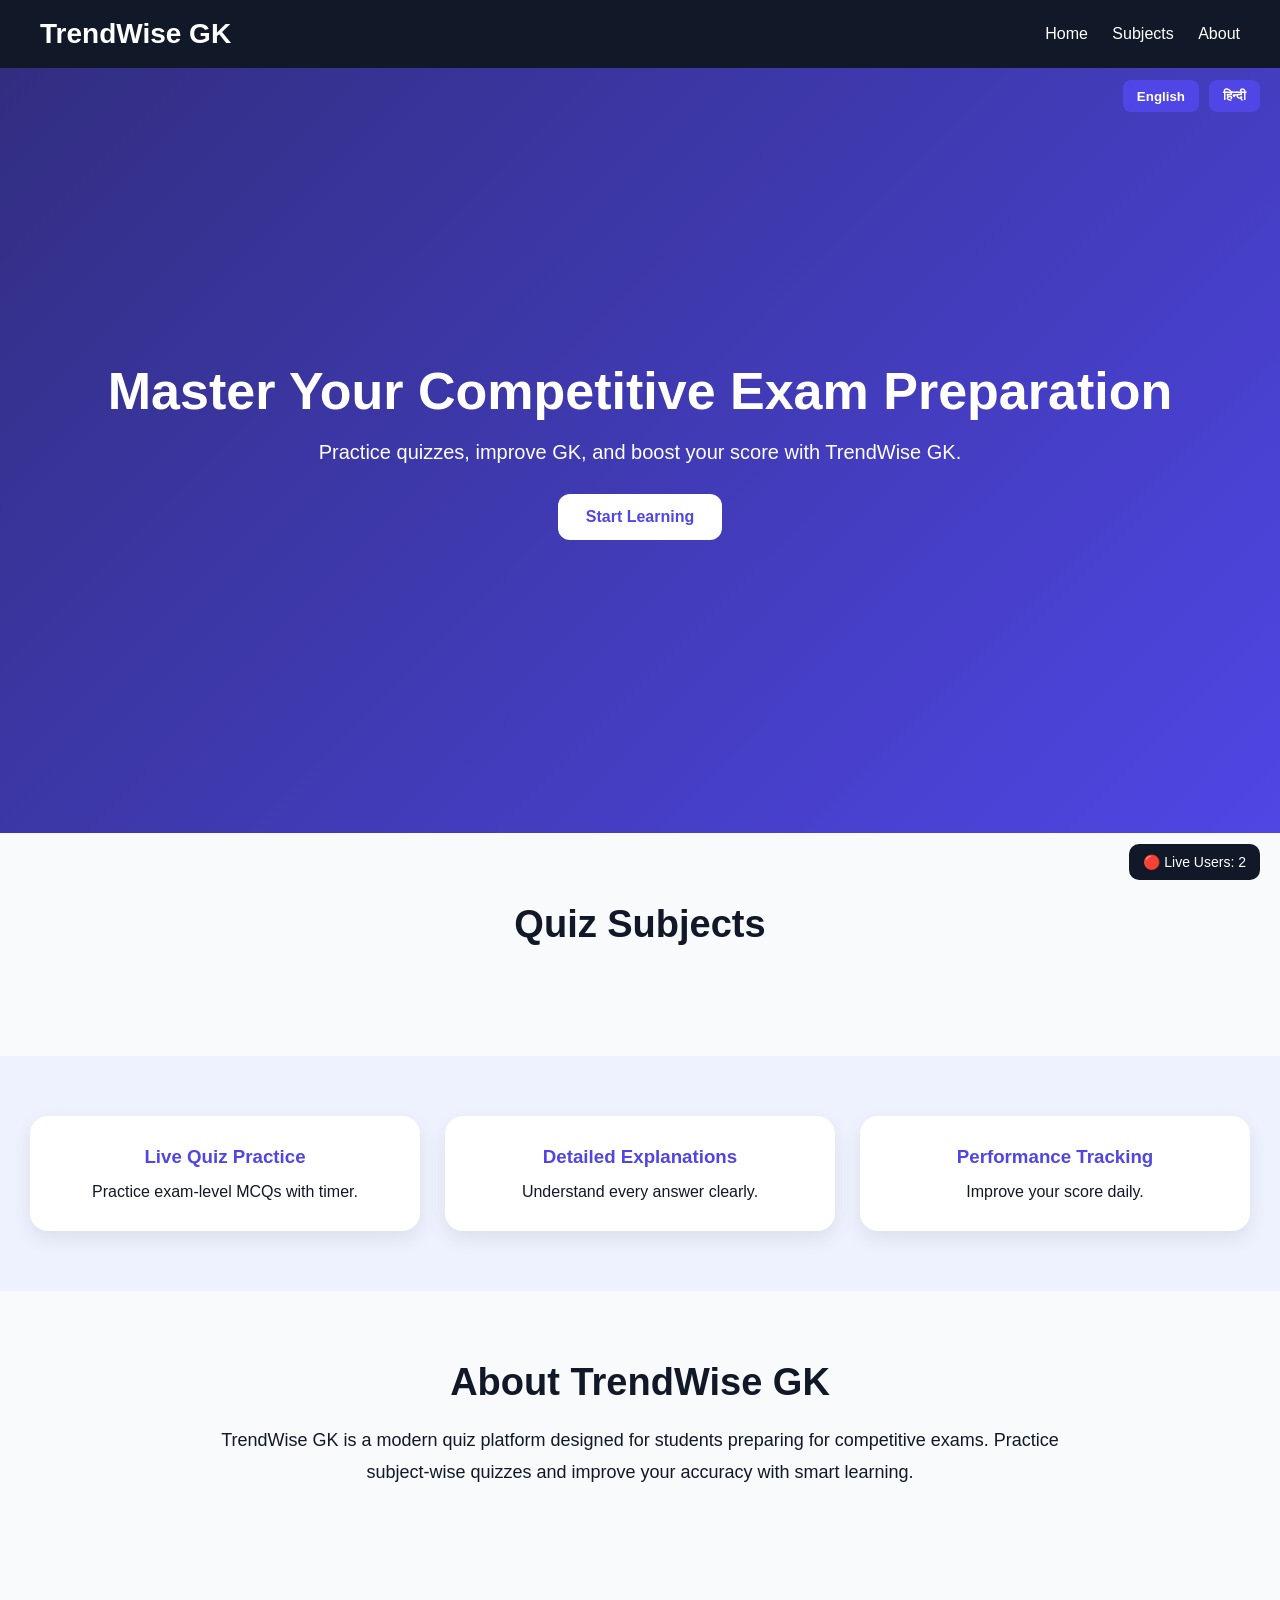
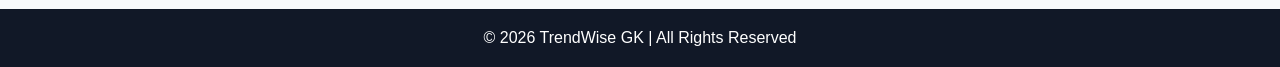
<file: index.html>
<!DOCTYPE html>
<html lang="en">
<head>
  <meta charset="UTF-8"/>
  <meta name="viewport" content="width=device-width, initial-scale=1.0"/>
  <title>TrendWise GK</title>
  <!-- Google tag (gtag.js) -->
<script async src="https://www.googletagmanager.com/gtag/js?id=G-K6Z0752G75"></script>
<script>
  window.dataLayer = window.dataLayer || [];
  function gtag(){dataLayer.push(arguments);}
  gtag('js', new Date());

  gtag('config', 'G-K6Z0752G75');
</script>

  <link rel="stylesheet" href="style.css">
</head>

<body class="home-page">

<div class="lang-buttons">

  <button onclick="translatePage('en')">
    English
  </button>

  <button onclick="translatePage('hi')">
    हिन्दी
  </button>

</div>

<div id="google_translate_element" style="display:none;"></div>
<!-- HEADER -->

<header class="header">

  <div class="logo">
    TrendWise GK
  </div>

  <nav>
    <a href="#">Home</a>
    <a href="#subjects">Subjects</a>
    <a href="#about">About</a>
  </nav>

</header>

<!-- HERO SECTION -->

<section class="hero">

  <div class="hero-content">

    <h1>
      Master Your Competitive Exam Preparation
    </h1>

    <p>
      Practice quizzes, improve GK, and boost your score with TrendWise GK.
    </p>

    <button onclick="scrollToSubjects()">
      Start Learning
    </button>

  </div>

</section>

<!-- SUBJECT SECTION -->

<section id="subjects" class="subjects-section">

  <h2>Quiz Subjects</h2>

  <div class="grid" id="subjectList"></div>

</section>

<!-- FEATURES -->

<section class="features">

  <div class="feature-card">
    <h3>Live Quiz Practice</h3>
    <p>Practice exam-level MCQs with timer.</p>
  </div>

  <div class="feature-card">
    <h3>Detailed Explanations</h3>
    <p>Understand every answer clearly.</p>
  </div>

  <div class="feature-card">
    <h3>Performance Tracking</h3>
    <p>Improve your score daily.</p>
  </div>

</section>

<!-- ABOUT -->

<section class="about" id="about">

  <h2>About TrendWise GK</h2>

  <p>
    TrendWise GK is a modern quiz platform designed for students preparing for competitive exams.
    Practice subject-wise quizzes and improve your accuracy with smart learning.
  </p>

</section>

<!-- FOOTER -->

<footer>
  © 2026 TrendWise GK | All Rights Reserved
</footer>

<script>

/* =========================
   SUPABASE CONFIG
========================= */

const supabaseUrl =
"https://sorwebstkjxtophrbboh.supabase.co";

const supabaseKey =
"sb_publishable_Idq6skWlkQA8FAOS7a6OSg_ltUSaTrE";

/* =========================
   VARIABLES
========================= */

let subjects = [];

/* =========================
   LOAD SUBJECTS
========================= */

async function loadSubjects(){

  const res = await fetch(
    `${supabaseUrl}/rest/v1/subjects`,
    {
      headers:{
        apikey:supabaseKey,
        Authorization:`Bearer ${supabaseKey}`
      }
    }
  );

  subjects = await res.json();

  renderSubjects();
}

/* =========================
   RENDER SUBJECTS
========================= */

function renderSubjects(){

  const container =
    document.getElementById("subjectList");

  container.innerHTML = "";

  subjects.forEach(subject => {

    const div =
      document.createElement("div");

    div.className = "card";

    div.innerHTML = `
      <h2>${subject.name}</h2>
    `;

    div.onclick = () => {

      localStorage.setItem(
        "subject_id",
        subject.id
      );

      window.location.href =
        "subtopics.html";
    };

    container.appendChild(div);

  });

}

/* =========================
   SCROLL FUNCTION
========================= */

function scrollToSubjects(){

  document
    .getElementById("subjects")
    .scrollIntoView({
      behavior:"smooth"
    });

}

/* =========================
   START
========================= */

loadSubjects();

</script>
<script>

function googleTranslateElementInit() {

  new google.translate.TranslateElement(
    {
      pageLanguage: 'en',
      includedLanguages: 'en,hi'
    },
    'google_translate_element'
  );

}

function translatePage(lang){

  const select =
    document.querySelector(".goog-te-combo");

  if(select){

    select.value = lang;

    select.dispatchEvent(
      new Event("change")
    );
  }
}
</script>

<script
src="https://translate.google.com/translate_a/element.js?cb=googleTranslateElementInit">
</script>
  <div id="liveCounterBox">
  🔴 Live Users: <span id="liveUsers">1</span>
</div>
  <script>
function updateCounter(){
  let users = Math.floor(Math.random() * 3) + 1;
  document.getElementById("liveUsers").innerText = users;
}

setInterval(updateCounter, 5000);
updateCounter();
</script>
</body>
</html>
</file>
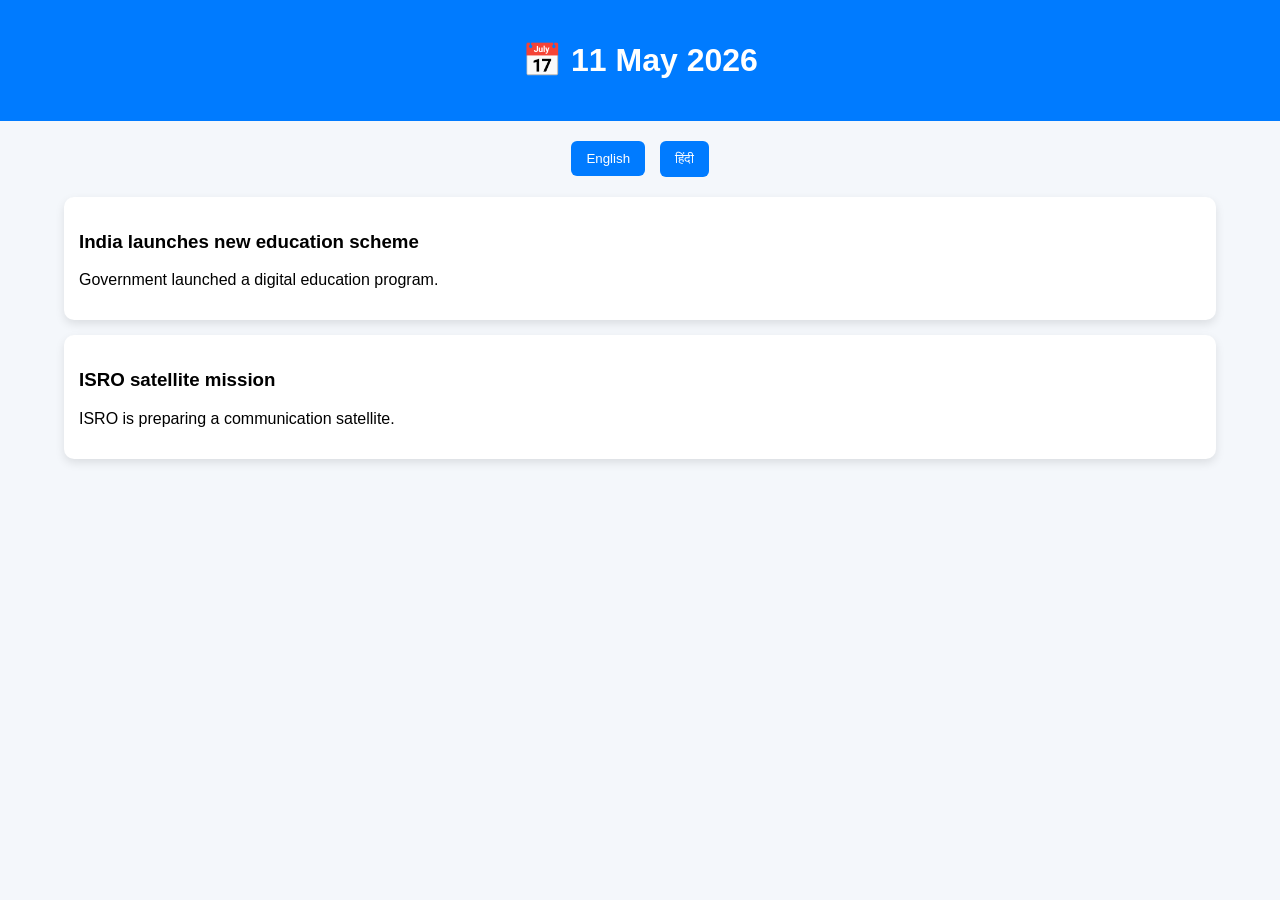
<file: 11-may-2026.html>
<!DOCTYPE html>
<html>
<head>
<meta charset="UTF-8">
<meta name="viewport" content="width=device-width, initial-scale=1.0">
<title>11 May 2026</title>

<style>

body{
  font-family: Arial;
  background:#f4f7fb;
  margin:0;
}

header{
  background:#007bff;
  color:white;
  text-align:center;
  padding:20px;
}

.lang{
  text-align:center;
  margin:15px;
}

button{
  padding:10px 15px;
  margin:5px;
  border:none;
  border-radius:6px;
  background:#007bff;
  color:white;
}

.container{
  width:90%;
  margin:auto;
}

.news{
  background:white;
  margin-bottom:15px;
  padding:15px;
  border-radius:10px;
  box-shadow:0 4px 10px rgba(0,0,0,0.1);
}

.en{ display:block; }
.hi{ display:none; }

</style>
</head>

<body>

<header>
  <h1>📅 11 May 2026</h1>
</header>

<!-- LANGUAGE BUTTON -->
<div class="lang">
  <button onclick="setLang('en')">English</button>
  <button onclick="setLang('hi')">हिंदी</button>
</div>

<div class="container">

  <div class="news">
    <h3>
      <span class="en">India launches new education scheme</span>
      <span class="hi">भारत ने नई शिक्षा योजना शुरू की</span>
    </h3>

    <p class="en">Government launched a digital education program.</p>
    <p class="hi">सरकार ने डिजिटल शिक्षा कार्यक्रम शुरू किया।</p>
  </div>

  <div class="news">
    <h3>
      <span class="en">ISRO satellite mission</span>
      <span class="hi">इसरो सैटेलाइट मिशन</span>
    </h3>

    <p class="en">ISRO is preparing a communication satellite.</p>
    <p class="hi">इसरो संचार उपग्रह तैयार कर रहा है।</p>
  </div>

</div>

<script>

function setLang(lang){

  let en = document.querySelectorAll(".en");
  let hi = document.querySelectorAll(".hi");

  if(lang === "en"){
    en.forEach(e => e.style.display = "block");
    hi.forEach(h => h.style.display = "none");
  }

  if(lang === "hi"){
    en.forEach(e => e.style.display = "none");
    hi.forEach(h => h.style.display = "block");
  }

}

</script>

</body>
</html>
</file>
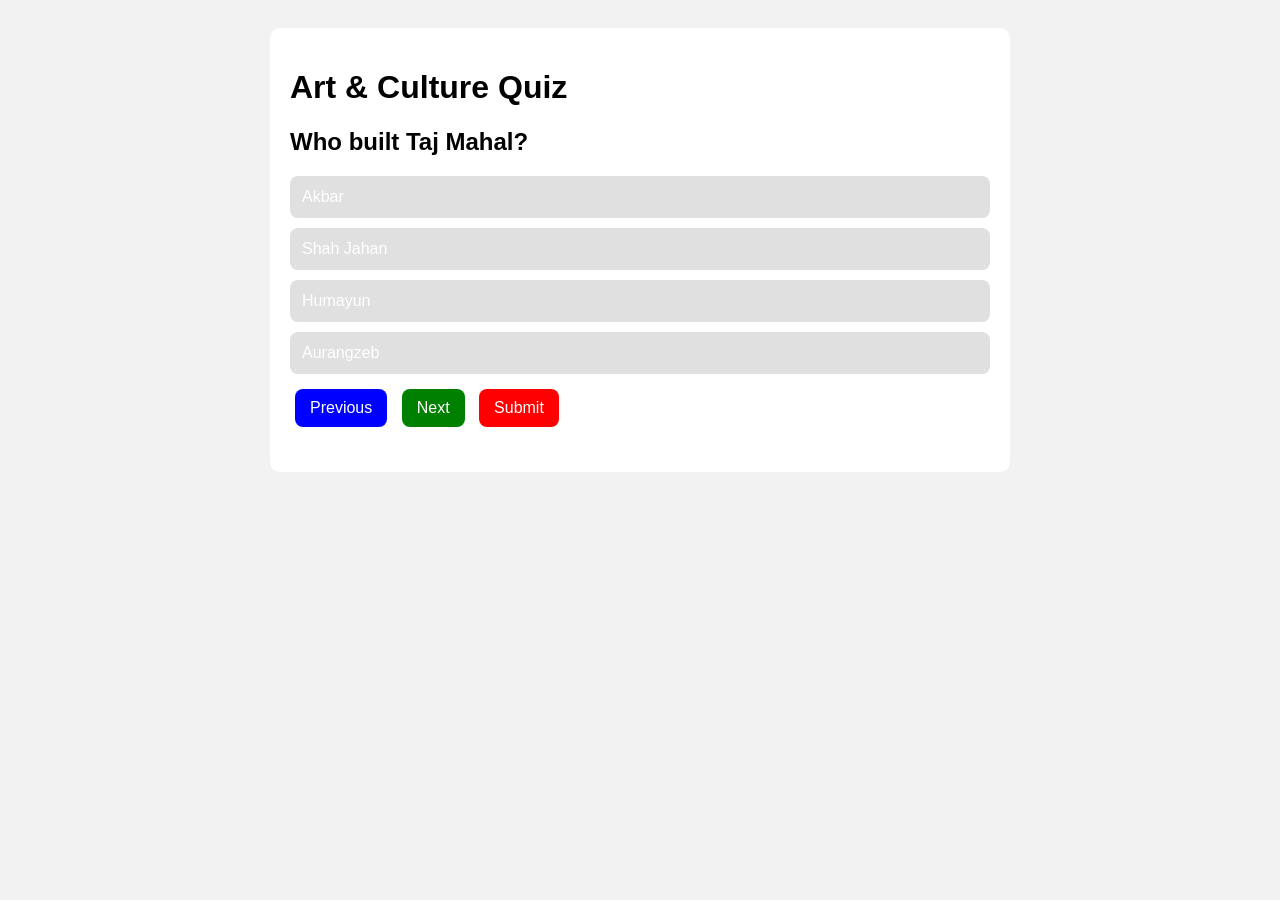
<file: Art-Culture.html>
<!DOCTYPE html>
<html lang="en">
<head>
<meta charset="UTF-8">
<meta name="viewport" content="width=device-width, initial-scale=1.0">
<title>Art & Culture Quiz</title>

<style>

body{
  font-family:Arial;
  background:#f2f2f2;
  padding:20px;
}

.quiz-box{
  max-width:700px;
  margin:auto;
  background:white;
  padding:20px;
  border-radius:10px;
}

#question{
  font-size:24px;
  font-weight:bold;
  margin-bottom:20px;
}

.option{
  display:block;
  width:100%;
  margin:10px 0;
  padding:12px;
  border:none;
  border-radius:8px;
  background:#e0e0e0;
  cursor:pointer;
  text-align:left;
  font-size:16px;
}

.selected{
  background:skyblue !important;
}

button{
  padding:10px 15px;
  margin:5px;
  border:none;
  border-radius:8px;
  cursor:pointer;
  color:white;
  font-size:16px;
}

.next{
  background:green;
}

.prev{
  background:blue;
}

.submit{
  background:red;
}

#result{
  margin-top:20px;
  font-size:28px;
  font-weight:bold;
  text-align:center;
}

</style>

</head>

<body>

<div class="quiz-box">

<h1>Art & Culture Quiz</h1>

<div id="question"></div>

<div id="options"></div>

<button class="prev" onclick="prevQuestion()">
Previous
</button>

<button class="next" onclick="nextQuestion()">
Next
</button>

<button class="submit" onclick="submitQuiz()">
Submit
</button>

<div id="result"></div>

</div>

<script>

const questions = [

{
question:"Who built Taj Mahal?",
options:["Akbar","Shah Jahan","Humayun","Aurangzeb"],
answer:"Shah Jahan"
},

{
question:"Which dance belongs to Kerala?",
options:["Bharatanatyam","Kathak","Kathakali","Garba"],
answer:"Kathakali"
},

{
question:"Who wrote Ramayana?",
options:["Kalidas","Tulsidas","Valmiki","Kabir"],
answer:"Valmiki"
}

];

let currentQuestion = 0;

let answers = [];

function showQuestion(){

const q = questions[currentQuestion];

document.getElementById("question")
.innerText = q.question;

const optionsDiv =
document.getElementById("options");

optionsDiv.innerHTML = "";

q.options.forEach(option => {

const btn =
document.createElement("button");

btn.className = "option";

btn.innerText = option;

if(answers[currentQuestion] === option){

btn.classList.add("selected");

}

btn.onclick = () => {

answers[currentQuestion] = option;

showQuestion();

};

optionsDiv.appendChild(btn);

});

}

function nextQuestion(){

if(currentQuestion < questions.length - 1){

currentQuestion++;

showQuestion();

}

}

function prevQuestion(){

if(currentQuestion > 0){

currentQuestion--;

showQuestion();

}

}

function submitQuiz(){

let score = 0;

questions.forEach((q,index)=>{

if(answers[index] === q.answer){

score++;

}

});

document.getElementById("result")
.innerText =
"Your Score: " + score + "/" + questions.length;

}

showQuestion();

</script>

</body>
</html>
</file>
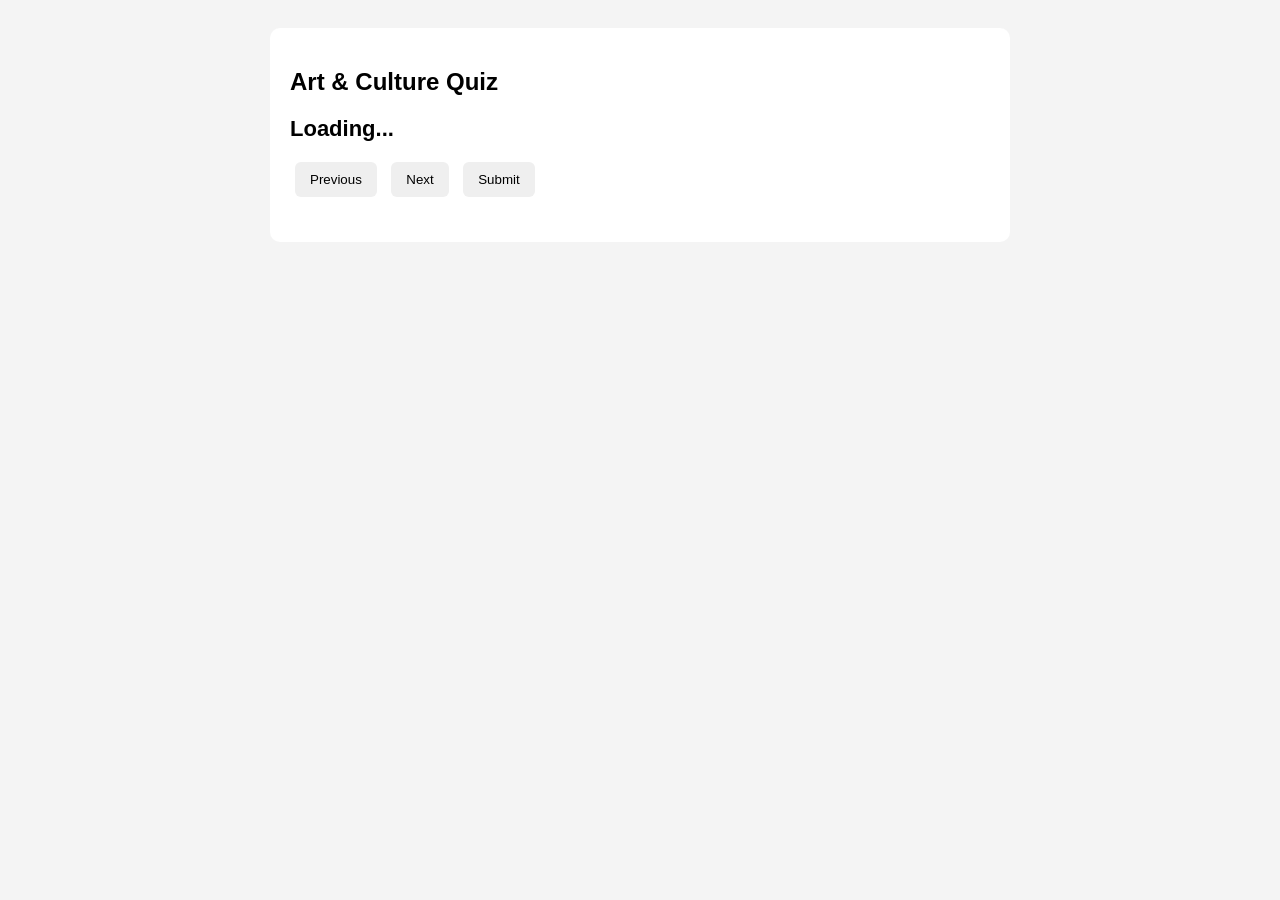
<file: art-culture.html>
<!DOCTYPE html>
<html>
<head>
<meta charset="UTF-8">
<title>Art & Culture Quiz</title>

<style>
body{
  font-family:Arial;
  background:#f4f4f4;
  padding:20px
}

.box{
  max-width:700px;
  margin:auto;
  background:white;
  padding:20px;
  border-radius:10px
}

#q{
  font-size:22px;
  font-weight:bold;
  margin-bottom:15px
}

.option{
  display:block;
  width:100%;
  margin:8px 0;
  padding:10px;
  background:#eee;
  border:none;
  border-radius:6px;
  cursor:pointer
}

.option:hover{
  background:#ddd
}

.selected{
  background:skyblue
}

button{
  padding:10px 15px;
  margin:5px;
  border:none;
  border-radius:6px;
  cursor:pointer
}

#result{
  margin-top:20px;
  font-size:22px;
  font-weight:bold
}
</style>

</head>

<body>

<div class="box">

<h2>Art & Culture Quiz</h2>

<div id="q">Loading...</div>
<div id="options"></div>

<button onclick="prev()">Previous</button>
<button onclick="next()">Next</button>
<button onclick="submitQuiz()">Submit</button>

<div id="result"></div>

</div>

<script>

const url = "https://api.allorigins.win/raw?url=" +
encodeURIComponent("https://docs.google.com/spreadsheets/d/e/2PACX-1vR80Y9ZxGLwetBJDafaht_UeXH3OaxkjL6CAkLfFqgcZSBIOf8vGv7SjF19CPTmdmP4XRCMsR9PWVAe/pub?output=csv"";

let data = [];
let index = 0;
let answers = [];

async function load(){
  try{
    let res = await fetch(url);
    let text = await res.text();

    // FIX: handle Windows line breaks properly
    let rows = text.trim().split(/\r?\n/).slice(1);

    data = rows.map(r=>{
      let c = r.split(",");

      return {
        q: c[0] || "",
        options: [
          c[1] || "",
          c[2] || "",
          c[3] || "",
          c[4] || ""
        ],
        answer: c[5] || ""
      }
    }).filter(item => item.q);

    if(data.length === 0){
      document.getElementById("q").innerText = "No questions found in sheet";
      return;
    }

    show();

  }catch(e){
    document.getElementById("q").innerText = "Failed to load questions";
    console.log(e);
  }
}

function show(){
  let q = data[index];
  document.getElementById("q").innerText = q.q;

  let op = document.getElementById("options");
  op.innerHTML = "";

  q.options.forEach(o=>{
    let b = document.createElement("button");
    b.innerText = o;
    b.className = "option";

    if(answers[index] === o){
      b.classList.add("selected");
    }

    b.onclick = ()=>{
      answers[index] = o;
      show();
    }

    op.appendChild(b);
  });
}

function next(){
  if(index < data.length - 1){
    index++;
    show();
  }
}

function prev(){
  if(index > 0){
    index--;
    show();
  }
}

function submitQuiz(){
  let score = 0;

  data.forEach((q,i)=>{
    if(answers[i] === q.answer){
      score++;
    }
  });

  document.getElementById("result").innerText =
    "Score: " + score + " / " + data.length;
}

load();

</script>

</body>
</html>
</file>
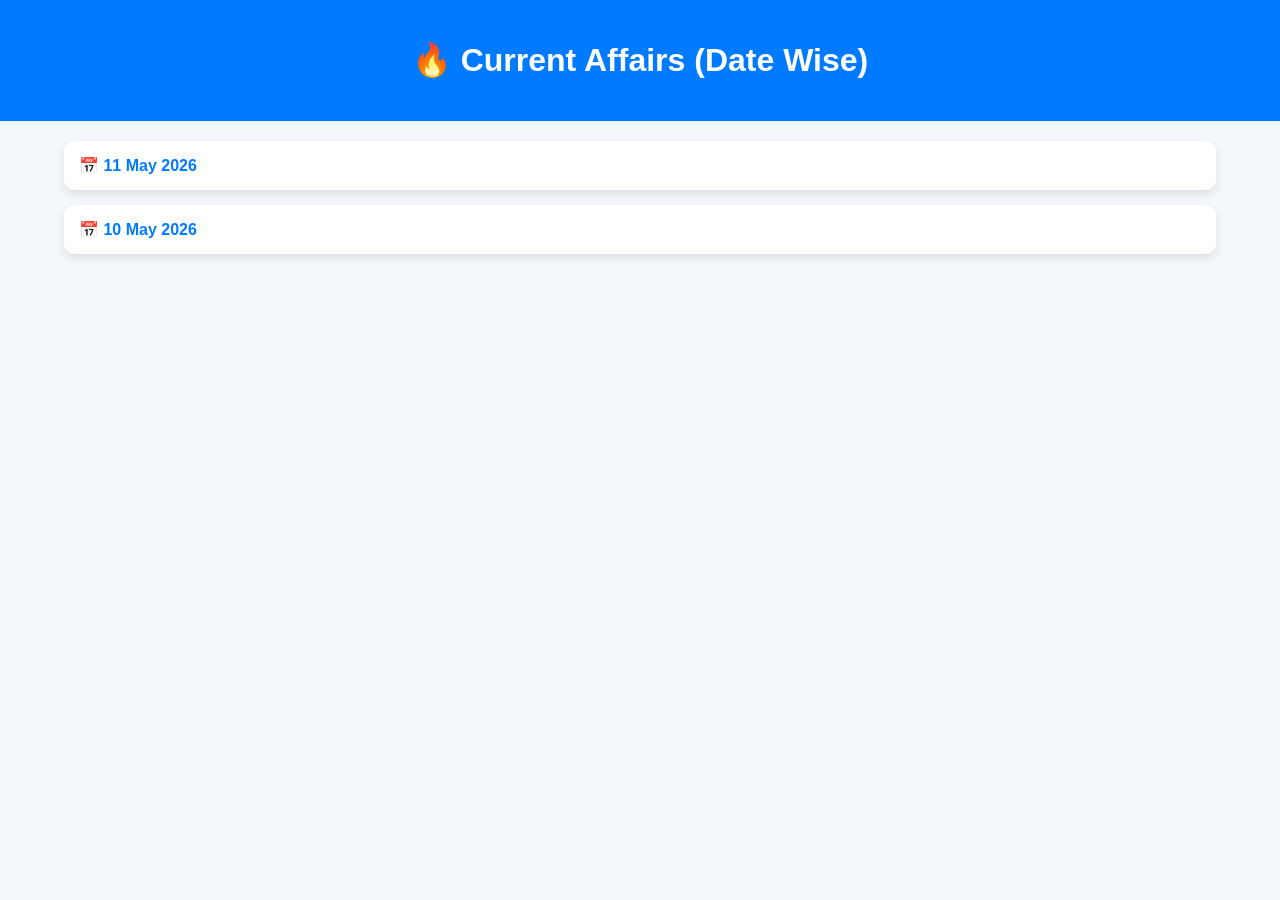
<file: current.html>
<!DOCTYPE html>
<html>
<head>
<meta charset="UTF-8">
<meta name="viewport" content="width=device-width, initial-scale=1.0">
<title>Current Affairs</title>

<style>
body{
  font-family: Arial;
  background:#f4f7fb;
  margin:0;
}

header{
  background:#007bff;
  color:white;
  text-align:center;
  padding:20px;
}

.container{
  width:90%;
  margin:auto;
  padding:20px;
}

.card{
  background:white;
  padding:15px;
  margin-bottom:15px;
  border-radius:10px;
  box-shadow:0 4px 10px rgba(0,0,0,0.1);
}

a{
  text-decoration:none;
  color:#007bff;
  font-weight:bold;
}

</style>
</head>

<body>

<header>
  <h1>🔥 Current Affairs (Date Wise)</h1>
</header>

<div class="container">

  <div class="card">
    <a href="11-may-2026.html">📅 11 May 2026</a>
  </div>

  <div class="card">
    <a href="10-may-2026.html">📅 10 May 2026</a>
  </div>

</div>

</body>
</html>
</file>
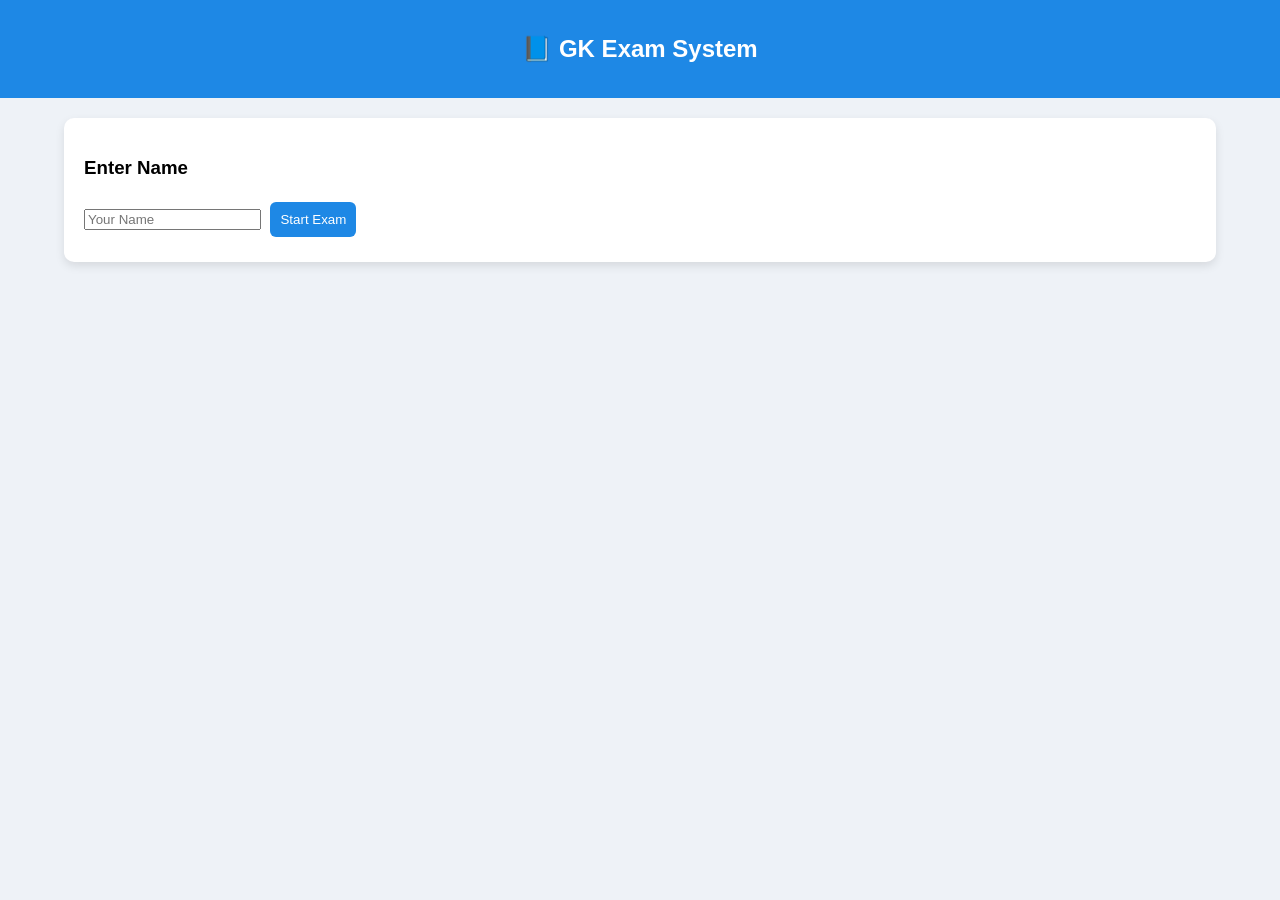
<file: exam.html>
<!DOCTYPE html>
<html>
<head>
<meta charset="UTF-8">
<meta name="viewport" content="width=device-width, initial-scale=1.0">
<title>GK Exam System</title>

<style>
body{
  font-family: Arial;
  background:#eef2f7;
  margin:0;
}

header{
  background:#1e88e5;
  color:white;
  text-align:center;
  padding:15px;
}

.container{
  width:90%;
  margin:auto;
}

.card{
  background:white;
  padding:20px;
  margin-top:20px;
  border-radius:10px;
  box-shadow:0 4px 10px rgba(0,0,0,0.1);
}

button{
  padding:10px;
  margin:5px;
  border:none;
  border-radius:6px;
  background:#1e88e5;
  color:white;
  cursor:pointer;
}

.review{
  background:orange;
}

.option{
  display:block;
  margin:8px 0;
}

.timer{
  float:right;
  color:red;
  font-weight:bold;
}

.hide{
  display:none;
}
</style>
</head>

<body>

<header>
  <h2>📘 GK Exam System</h2>
</header>

<div class="container">

<!-- START -->
<div class="card" id="startBox">
  <h3>Enter Name</h3>
  <input id="name" placeholder="Your Name">
  <button onclick="start()">Start Exam</button>
</div>

<!-- EXAM -->
<div class="card hide" id="examBox">

  <div class="timer">⏱ Time: <span id="time">300</span> sec</div>

  <h3 id="q"></h3>

  <label class="option"><input type="radio" name="opt" value="a"> <span id="a"></span></label>
  <label class="option"><input type="radio" name="opt" value="b"> <span id="b"></span></label>
  <label class="option"><input type="radio" name="opt" value="c"> <span id="c"></span></label>
  <label class="option"><input type="radio" name="opt" value="d"> <span id="d"></span></label>

  <button onclick="prev()">Previous</button>
  <button onclick="next()">Next</button>
  <button class="review" onclick="mark()">Mark Review</button>
  <button onclick="submit()">Submit</button>

</div>

<!-- RESULT -->
<div class="card hide" id="resultBox"></div>

</div>

<script>

// QUESTIONS
let quiz = [
  {
    q:"Capital of India?",
    a:"Delhi",
    b:"Mumbai",
    c:"Kolkata",
    d:"Chennai",
    correct:"a"
  },
  {
    q:"Taj Mahal built by?",
    a:"Akbar",
    b:"Shah Jahan",
    c:"Babur",
    d:"Aurangzeb",
    correct:"b"
  },
  {
    q:"ISRO stands for?",
    a:"Space Org",
    b:"Indian Space Research Org",
    c:"Rocket Org",
    d:"Science Org",
    correct:"b"
  }
];

let i=0;
let score=0;
let negative=0;
let name="";
let marked=[];

let timer;

// START EXAM
function start(){

  name = document.getElementById("name").value;

  if(name==""){
    alert("Enter Name");
    return;
  }

  document.getElementById("startBox").classList.add("hide");
  document.getElementById("examBox").classList.remove("hide");

  load();

  timer = setInterval(()=>{
    let t = document.getElementById("time").innerText;

    if(t>0){
      document.getElementById("time").innerText = t-1;
    }else{
      submit();
    }

  },1000);
}

// LOAD QUESTION
function load(){

  let q = quiz[i];

  document.getElementById("q").innerText = (i+1)+". "+q.q;

  document.getElementById("a").innerText = q.a;
  document.getElementById("b").innerText = q.b;
  document.getElementById("c").innerText = q.c;
  document.getElementById("d").innerText = q.d;

  document.querySelectorAll("input").forEach(e=>e.checked=false);
}

// NEXT
function next(){
  check();
  if(i<quiz.length-1){
    i++;
    load();
  }
}

// PREVIOUS
function prev(){
  if(i>0){
    i--;
    load();
  }
}

// CHECK ANSWER
function check(){
  let ans = document.querySelector("input[name=opt]:checked");

  if(ans){
    if(ans.value === quiz[i].correct){
      score++;
    }else{
      negative += 0.25;
    }
  }
}

// MARK REVIEW
function mark(){
  marked.push(i);
  alert("Marked for review");
}

// SUBMIT (FIXED PROPER RESULT)
function submit(){

  clearInterval(timer);

  let final = score - negative;

  document.getElementById("examBox").classList.add("hide");
  document.getElementById("resultBox").classList.remove("hide");

  document.getElementById("resultBox").innerHTML = `
    <h2>🎯 Exam Result</h2>
    <p><b>Name:</b> ${name}</p>
    <p><b>Total Questions:</b> ${quiz.length}</p>
    <p><b>Correct:</b> ${score}</p>
    <p><b>Wrong Penalty:</b> ${negative}</p>
    <p><b>Final Score:</b> ${final}</p>

    <button onclick="location.reload()">🔄 Try Again</button>
  `;
}

</script>

</body>
</html>
</file>
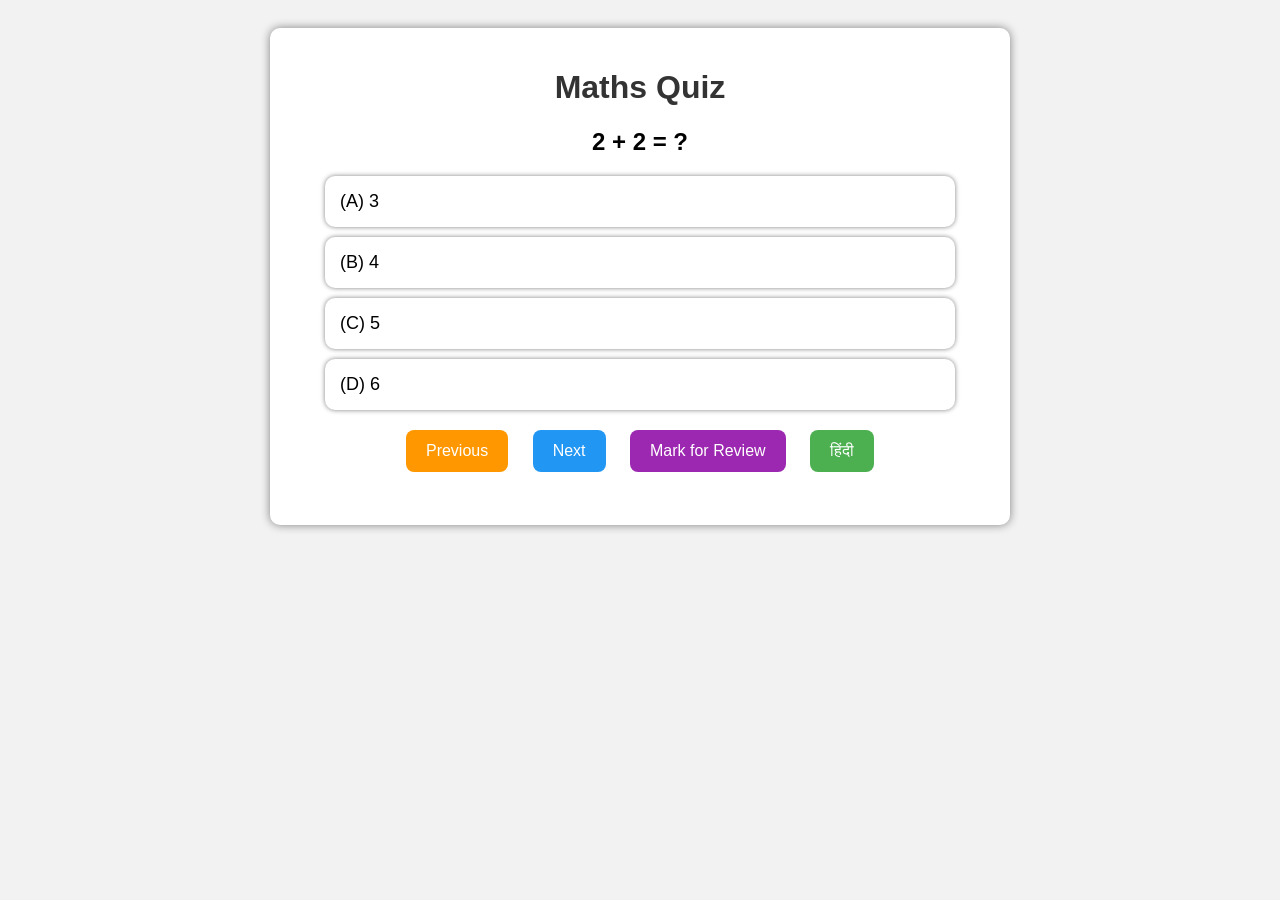
<file: maths.html>
<!DOCTYPE html>
<html>
<head>
    <title>Maths Quiz</title>

    <style>

        body{
            font-family: Arial;
            background:#f2f2f2;
            text-align:center;
            padding:20px;
        }

        .quiz-box{
            background:white;
            width:90%;
            max-width:700px;
            margin:auto;
            padding:20px;
            border-radius:10px;
            box-shadow:0 0 10px gray;
        }

        h1{
            color:#333;
        }

        .option-btn{
            width:90%;
            text-align:left;
            padding:15px;
            margin:10px auto;
            border:none;
            border-radius:10px;
            background:white;
            box-shadow:0 0 5px gray;
            font-size:18px;
            cursor:pointer;
            display:block;
            transition:0.3s;
        }

        .option-btn:hover{
            background:#4CAF50;
            color:white;
        }

        .controls button{
            padding:12px 20px;
            margin:10px;
            border:none;
            border-radius:8px;
            color:white;
            cursor:pointer;
            font-size:16px;
        }

        #prevBtn{
            background:#ff9800;
        }

        #nextBtn{
            background:#2196F3;
        }

        #reviewBtn{
            background:#9c27b0;
        }

        #langBtn{
            background:#4CAF50;
        }

        #result{
            font-size:28px;
            color:green;
            margin-top:20px;
        }

    </style>
</head>

<body>

<div class="quiz-box">

    <h1>Maths Quiz</h1>

    <h2 id="question"></h2>

    <div id="answers"></div>

    <div class="controls">
        <button id="prevBtn">Previous</button>
        <button id="nextBtn">Next</button>
        <button id="reviewBtn">Mark for Review</button>
        <button id="langBtn">हिंदी</button>
    </div>

    <h2 id="result"></h2>

</div>

<script>

const quiz = [

{
    questionEN:"2 + 2 = ?",
    questionHI:"2 + 2 = ?",

    answersEN:["3","4","5","6"],
    answersHI:["3","4","5","6"],

    correct:"4"
},

{
    questionEN:"5 × 3 = ?",
    questionHI:"5 × 3 = ?",

    answersEN:["15","10","20","8"],
    answersHI:["15","10","20","8"],

    correct:"15"
},

{
    questionEN:"10 - 4 = ?",
    questionHI:"10 - 4 = ?",

    answersEN:["5","6","7","8"],
    answersHI:["5","6","7","8"],

    correct:"6"
}

];

let currentQuestion = 0;
let score = 0;
let answeredQuestions = {};
let reviewQuestions = [];
let currentLanguage = "EN";

const questionEl = document.getElementById("question");
const answersEl = document.getElementById("answers");
const nextBtn = document.getElementById("nextBtn");
const prevBtn = document.getElementById("prevBtn");
const reviewBtn = document.getElementById("reviewBtn");
const langBtn = document.getElementById("langBtn");
const resultEl = document.getElementById("result");

function loadQuestion(){

    const currentQuiz = quiz[currentQuestion];

    if(currentLanguage === "EN"){
        questionEl.innerText = currentQuiz.questionEN;
    }else{
        questionEl.innerText = currentQuiz.questionHI;
    }

    answersEl.innerHTML = "";

    const options = currentLanguage === "EN"
    ? currentQuiz.answersEN
    : currentQuiz.answersHI;

    options.forEach((answer, index) => {

        const btn = document.createElement("button");

        const optionLetters = ["A","B","C","D"];

        btn.innerHTML =
        "(" + optionLetters[index] + ") " + answer;

        btn.classList.add("option-btn");

        btn.addEventListener("click", function(){

            if(answeredQuestions[currentQuestion]) return;

            answeredQuestions[currentQuestion] = true;

            if(answer === currentQuiz.correct){

                score++;
                btn.style.background = "green";
                btn.style.color = "white";

            }else{

                btn.style.background = "red";
                btn.style.color = "white";

            }

        });

        answersEl.appendChild(btn);

    });

}

nextBtn.addEventListener("click", function(){

    if(currentQuestion < quiz.length - 1){

        currentQuestion++;
        loadQuestion();

    }else{

        showResult();

    }

});

prevBtn.addEventListener("click", function(){

    if(currentQuestion > 0){

        currentQuestion--;
        loadQuestion();

    }

});

reviewBtn.addEventListener("click", function(){

    if(!reviewQuestions.includes(currentQuestion)){

        reviewQuestions.push(currentQuestion);

        alert("Question marked for review");

    }

});

langBtn.addEventListener("click", function(){

    if(currentLanguage === "EN"){

        currentLanguage = "HI";
        langBtn.innerText = "English";

    }else{

        currentLanguage = "EN";
        langBtn.innerText = "हिंदी";

    }

    loadQuestion();

});

function showResult(){

    questionEl.style.display = "none";
    answersEl.style.display = "none";
    nextBtn.style.display = "none";
    prevBtn.style.display = "none";
    reviewBtn.style.display = "none";
    langBtn.style.display = "none";

    resultEl.innerHTML =
    "Your Score: " + score + " / " + quiz.length +
    "<br><br>Marked for Review: " + reviewQuestions.length;

}

loadQuestion();

</script>

</body>
</html>
</file>
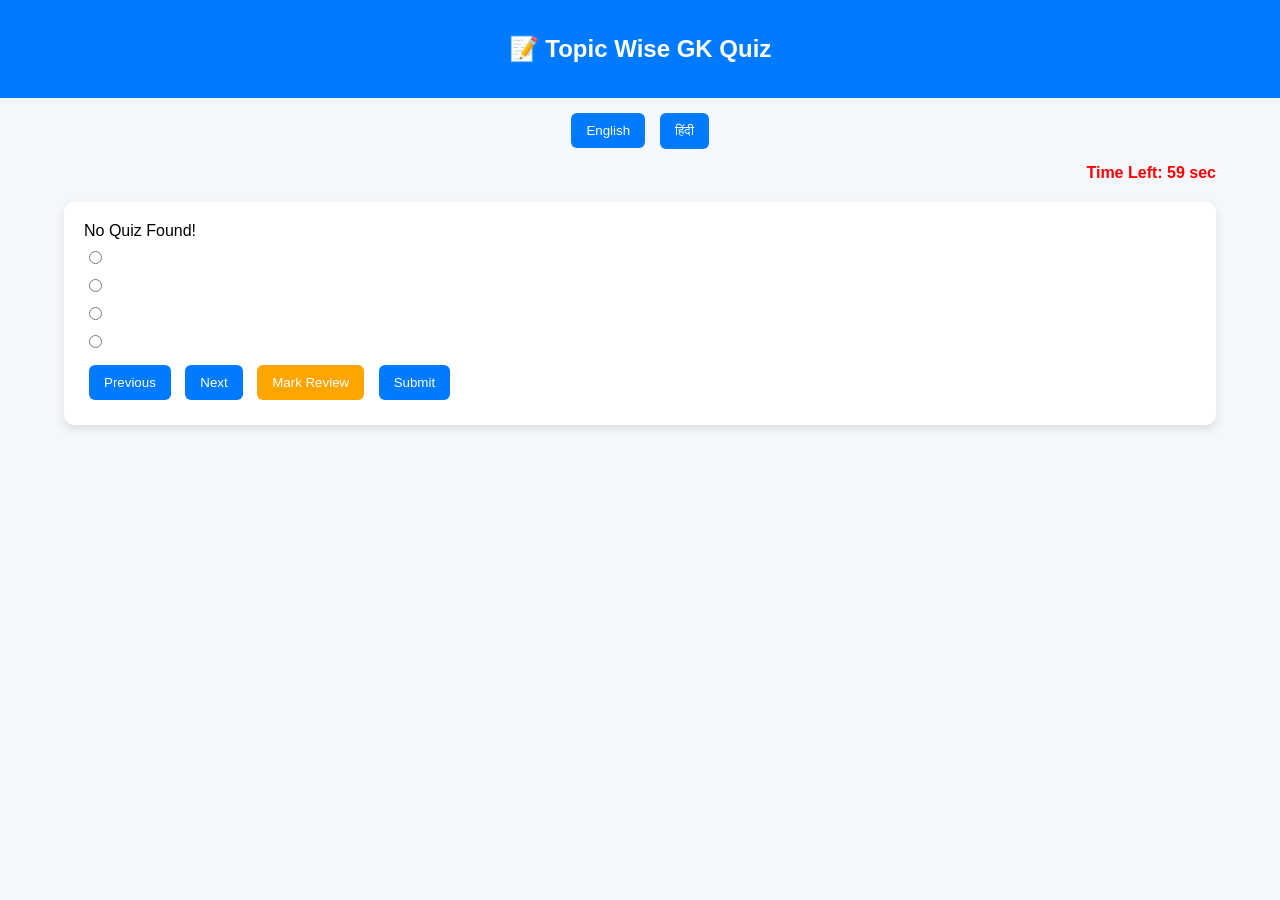
<file: quiz-run.html>
<!DOCTYPE html>
<html lang="en">
<head>
<meta charset="UTF-8">
<meta name="viewport" content="width=device-width, initial-scale=1.0">
<title>GK Topic Quiz</title>

<style>
body{
  font-family: Arial;
  background:#f4f7fb;
  margin:0;
}

header{
  background:#007bff;
  color:white;
  text-align:center;
  padding:15px;
}

.lang{
  text-align:center;
  margin:10px;
}

button{
  padding:10px 15px;
  margin:5px;
  border:none;
  border-radius:6px;
  background:#007bff;
  color:white;
  cursor:pointer;
}

.container{
  width:90%;
  margin:auto;
}

.box{
  background:white;
  padding:20px;
  border-radius:10px;
  margin-top:20px;
  box-shadow:0 4px 10px rgba(0,0,0,0.1);
}

.option{
  display:block;
  margin:8px 0;
}

.review{
  background:orange;
}

.timer{
  text-align:right;
  color:red;
  font-weight:bold;
}
</style>
</head>

<body>

<header>
  <h2>📝 Topic Wise GK Quiz</h2>
</header>

<div class="lang">
  <button onclick="setLang('en')">English</button>
  <button onclick="setLang('hi')">हिंदी</button>
</div>

<div class="container">

<div class="timer">
Time Left: <span id="time">60</span> sec
</div>

<div class="box">

  <div id="q"></div>

  <label class="option"><input type="radio" name="opt" value="a"> <span id="a"></span></label>
  <label class="option"><input type="radio" name="opt" value="b"> <span id="b"></span></label>
  <label class="option"><input type="radio" name="opt" value="c"> <span id="c"></span></label>
  <label class="option"><input type="radio" name="opt" value="d"> <span id="d"></span></label>

  <div>
    <button onclick="prev()">Previous</button>
    <button onclick="next()">Next</button>
    <button class="review" onclick="mark()">Mark Review</button>
    <button onclick="submit()">Submit</button>
  </div>

</div>

</div>

<script>

// GET TOPIC FROM URL
let url = new URLSearchParams(window.location.search);
let topic = url.get("topic");

// LANGUAGE
let lang = "en";

// QUIZ DATA (ADD YOUR QUESTIONS HERE)
let data = {

history: [
  {
    q_en:"Who built Taj Mahal?",
    q_hi:"ताजमहल किसने बनवाया?",
    a_en:"Shah Jahan",
    a_hi:"शाहजहाँ",
    b_en:"Akbar",
    b_hi:"अकबर",
    c_en:"Babur",
    c_hi:"बाबर",
    d_en:"Aurangzeb",
    d_hi:"औरंगजेब",
    correct:"a"
  },
  {
    q_en:"Battle of Plassey year?",
    q_hi:"प्लासी का युद्ध कब हुआ?",
    a_en:"1757",
    a_hi:"1757",
    b_en:"1857",
    b_hi:"1857",
    c_en:"1764",
    c_hi:"1764",
    d_en:"1772",
    d_hi:"1772",
    correct:"a"
  }
],

geography: [
  {
    q_en:"Largest river in India?",
    q_hi:"भारत की सबसे बड़ी नदी कौन सी है?",
    a_en:"Ganga",
    a_hi:"गंगा",
    b_en:"Yamuna",
    b_hi:"यमुना",
    c_en:"Godavari",
    c_hi:"गोदावरी",
    d_en:"Narmada",
    d_hi:"नर्मदा",
    correct:"a"
  }
]

};

// INIT
let quiz = data[topic] || [];
let i = 0;
let score = 0;
let review = [];

// LANGUAGE SWITCH
function setLang(l){
  lang = l;
  load();
}

// LOAD QUESTION
function load(){

  let q = quiz[i];

  if(!q){
    document.getElementById("q").innerText = "No Quiz Found!";
    return;
  }

  document.getElementById("q").innerText =
    (i+1)+". "+(lang==="en" ? q.q_en : q.q_hi);

  document.getElementById("a").innerText =
    lang==="en" ? q.a_en : q.a_hi;

  document.getElementById("b").innerText =
    lang==="en" ? q.b_en : q.b_hi;

  document.getElementById("c").innerText =
    lang==="en" ? q.c_en : q.c_hi;

  document.getElementById("d").innerText =
    lang==="en" ? q.d_en : q.d_hi;

  document.querySelectorAll("input").forEach(e=>e.checked=false);
}

// NEXT
function next(){
  check();
  if(i < quiz.length-1){
    i++;
    load();
  }
}

// PREVIOUS
function prev(){
  if(i > 0){
    i--;
    load();
  }
}

// CHECK ANSWER
function check(){
  let ans = document.querySelector("input[name=opt]:checked");
  if(ans && ans.value === quiz[i].correct){
    score++;
  }
}

// MARK REVIEW
function mark(){
  review.push(i);
  alert("Marked for review");
}

// SUBMIT
function submit(){
  alert("Quiz Finished!\nScore: "+score+"/"+quiz.length);
}

// TIMER
let t = 60;
setInterval(()=>{
  t--;
  document.getElementById("time").innerText = t;
  if(t <= 0){
    submit();
  }
},1000);

// START
load();

</script>

</body>
</html>
</file>
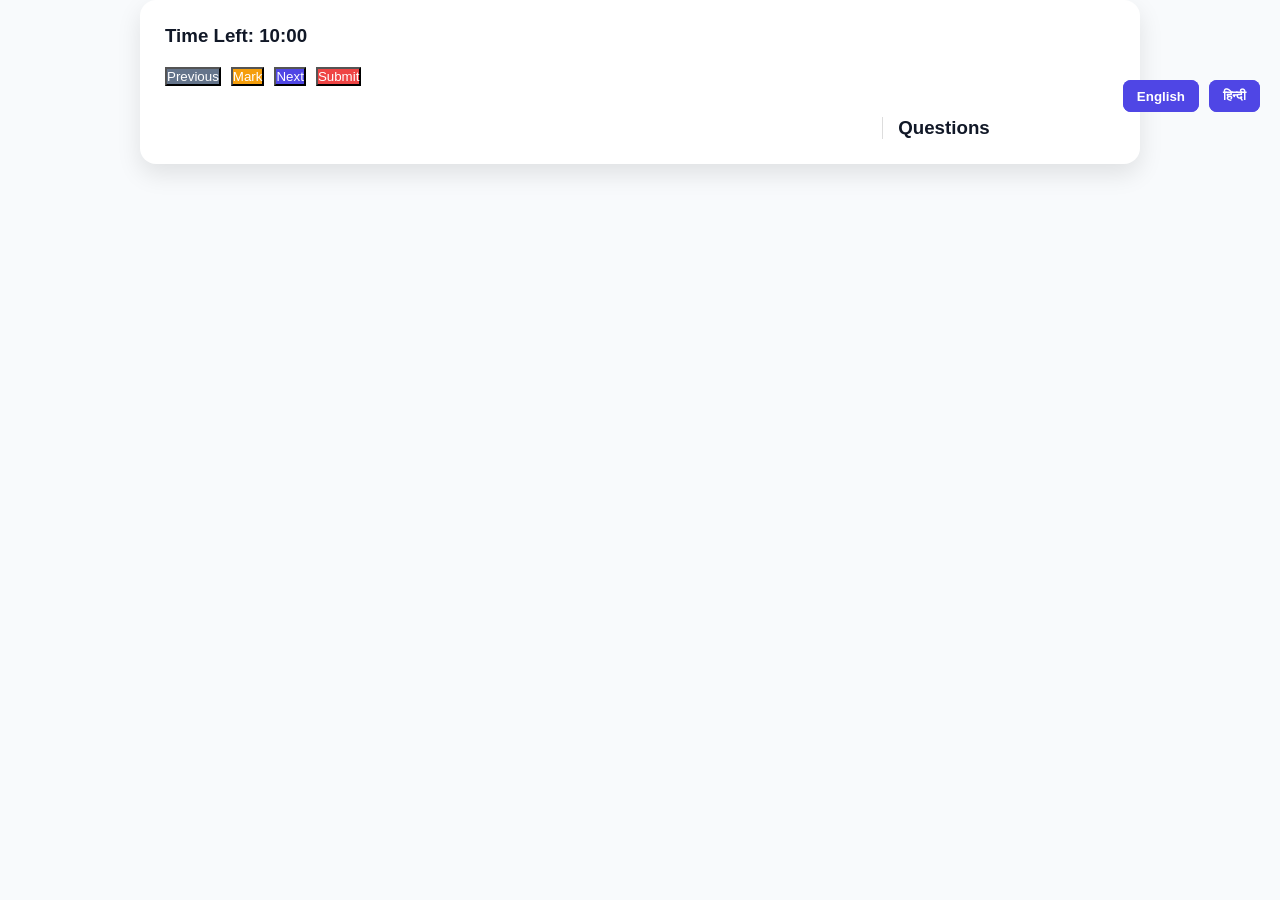
<file: quiz.html>
<!DOCTYPE html>
<html lang="en">
<head>
<meta charset="UTF-8">
<meta name="viewport" content="width=device-width, initial-scale=1.0">
<title>TrendWise GK Quiz</title>

<link rel="stylesheet" href="style.css">
</head>

<body>

<!-- LANGUAGE BUTTONS -->

<div class="lang-buttons">

  <button onclick="translatePage('en')">
    English
  </button>

  <button onclick="translatePage('hi')">
    हिन्दी
  </button>

</div>

<div id="google_translate_element" style="display:none;"></div>

<!-- QUIZ -->

<div class="quiz-box" id="quizBox">

<h3 id="timer" class="notranslate">
  Time Left: 10:00
</h3>

<div class="quiz-layout">

<!-- LEFT -->

<div class="quiz-left">

<h2 id="question"></h2>

<div id="options"></div>

<div class="btn-row">

<button id="prevBtn">
  Previous
</button>

<button id="markBtn">
  Mark
</button>

<button id="nextBtn">
  Next
</button>

<button id="submitBtn">
  Submit
</button>

</div>

</div>

<!-- RIGHT -->

<div class="quiz-right">

<!-- LANGUAGE + PANEL WRAPPER -->
<div class="side-top">

  <div class="lang-buttons">
    <button onclick="translatePage('en')">English</button>
    <button onclick="translatePage('hi')">हिन्दी</button>
  </div>

  <h3 class="notranslate">Questions</h3>

  <div id="qPanel" class="notranslate"></div>

</div>

</div>

</div>

</div>

<!-- SCORE -->

<div id="scoreBox" style="display:none;">

<h1>
Quiz Finished 🎉
</h1>

<h2 id="resultText"></h2>

<h3 id="percentText"></h3>

<div id="reviewBox"></div>

<br><br>

<button onclick="goHome()" id="homeBtn">
Go To Home
</button>

</div>

<script>

const supabaseUrl=
"https://sorwebstkjxtophrbboh.supabase.co";

const supabaseKey=
"sb_publishable_Idq6skWlkQA8FAOS7a6OSg_ltUSaTrE";

const testId=
localStorage.getItem("test_id");

let questions=[];
let current=0;
let answers=[];
let marked=[];
let timer;
let timeLeft=600;

/* LOAD QUESTIONS */

async function loadQuestions(){

const res=await fetch(
`${supabaseUrl}/rest/v1/questions?test_id=eq.${testId}`,
{
headers:{
apikey:supabaseKey,
Authorization:`Bearer ${supabaseKey}`
}
}
);

questions=await res.json();

answers=
new Array(questions.length).fill(null);

createPanel();
showQuestion();
startTimer();

}

/* SHOW QUESTION */

function showQuestion(){

const q=questions[current];

const question=document.getElementById("question");

question.innerText=
`Q${current+1}. ${q.question}`;

const optDiv=
document.getElementById("options");

optDiv.innerHTML="";

const options=[
q.option_a,
q.option_b,
q.option_c,
q.option_d
];

options.forEach((opt,index)=>{

const div=
document.createElement("div");

div.className = "option notranslate";

div.innerHTML=
`<span class="notranslate">${index+1}.</span> ${opt}`;

if(answers[current]===index){

div.style.background="#dbeafe";
div.style.border="2px solid #2563eb";

}

/* SELECT OPTION */

div.onclick=()=>{

answers[current]=index;

updatePanel();

};
optDiv.appendChild(div);

});

updatePanel();
  setTimeout(()=>{

const savedLang=
localStorage.getItem(
"quizLanguage"
);

if(savedLang){

translatePage(savedLang);

}

},500);

}

/* CREATE PANEL */

function createPanel(){

const panel=
document.getElementById("qPanel");

panel.innerHTML="";

questions.forEach((q,i)=>{

const btn=
document.createElement("button");

btn.innerText=i+1;

btn.className = "panel-btn notranslate";

btn.onclick=()=>{

current=i;
showQuestion();

};

panel.appendChild(btn);

});

}

/* UPDATE PANEL */

function updatePanel(){

const btns=
document.querySelectorAll(".panel-btn");

btns.forEach((b,i)=>{

b.style.background="#e5e7eb";
b.style.color="black";

/* ATTEMPTED */

if(answers[i]!==null){

b.style.background="#86efac";

}

/* MARKED */

if(marked.includes(i)){

b.style.background="#f59e0b";
b.style.color="white";

}

/* CURRENT */

if(i===current){

b.style.background="#111827";
b.style.color="white";

}

});

}

/* NEXT */

document.getElementById("nextBtn").onclick=()=>{

if(current<questions.length-1){

current++;
showQuestion();

}

};

/* PREVIOUS */

document.getElementById("prevBtn").onclick=()=>{

if(current>0){

current--;
showQuestion();

}

};

/* MARK */

document.getElementById("markBtn").onclick=()=>{

if(!marked.includes(current)){

marked.push(current);

}

updatePanel();

};

/* SUBMIT */

document.getElementById("submitBtn").onclick=()=>{

showResult();

};

/* SHOW RESULT */

function showResult(){

clearInterval(timer);

document.getElementById("quizBox")
.style.display="none";

document.getElementById("scoreBox")
.style.display="block";

let correct=0;

questions.forEach((q,i)=>{

const options = [
  q.option_a?.trim(),
  q.option_b?.trim(),
  q.option_c?.trim(),
  q.option_d?.trim()
];

const correctIndex =
options.indexOf(q.correct_answer?.trim());
  console.log(
  "Q:", q.question,
  "User Index:", answers[i],
  "Correct Index:", correctIndex
);

if(answers[i]===correctIndex){

correct++;

}

});

let percent=
(correct/questions.length)*100;

/* SCORE */

document.getElementById("resultText")
.innerText=
`Score: ${correct}/${questions.length}`;

/* PERCENTAGE */

document.getElementById("percentText")
.innerText=
`Percentage: ${percent.toFixed(2)}%`;

/* REVIEW SECTION */

const reviewBox=
document.getElementById("reviewBox");

reviewBox.innerHTML="";

questions.forEach((q,i)=>{

const userAnswer=[
q.option_a,
q.option_b,
q.option_c,
q.option_d
][answers[i]];

const div=
document.createElement("div");

const correctIndex=[
q.option_a,
q.option_b,
q.option_c,
q.option_d
].indexOf(q.correct_answer);

const isCorrect=
answers[i]!==null &&
answers[i]===correctIndex;

div.className="review-card";

div.innerHTML=`

<h3>
Question ${i+1}
</h3>

<p>
<strong>Question:</strong>
${q.question}
</p>

<p>
<strong>Your Answer:</strong>
${userAnswer || "Not Attempted"}
</p>

<p>
<strong>Correct Answer:</strong>
${q.correct_answer}
</p>

<p>
<strong>Status:</strong>
${answers[i]===null
 ? "⚪ Not Attempted"
 : isCorrect
 ? "✅ Correct"
 : "❌ Wrong"}
</p>

<p>
<strong>Explanation:</strong>
${q.explanation || "No explanation available"}
</p>

`;

reviewBox.appendChild(div);

});

}

/* TIMER */

function startTimer(){

timer=setInterval(()=>{

timeLeft--;

let m=Math.floor(timeLeft/60);
let s=timeLeft%60;

if(s<10){
s="0"+s;
}

document.getElementById("timer")
.innerText=
`Time Left: ${m}:${s}`;

if(timeLeft<=0){

showResult();

}

},1000);

}

/* HOME */

function goHome(){

window.location.href=
"index.html";

}

/* GOOGLE TRANSLATE */

function googleTranslateElementInit() {

new google.translate.TranslateElement(
{
pageLanguage: 'en',
includedLanguages: 'en,hi'
},
'google_translate_element'
);

}

function translatePage(lang){
localStorage.setItem(
"quizLanguage",
lang
);
const select=
document.querySelector(".goog-te-combo");

if(select){

select.value=lang;

select.dispatchEvent(
new Event("change")
);

}

}

/* START */

loadQuestions();

</script>

<script
src="https://translate.google.com/translate_a/element.js?cb=googleTranslateElementInit">
</script>

</body>
</html>
</file>
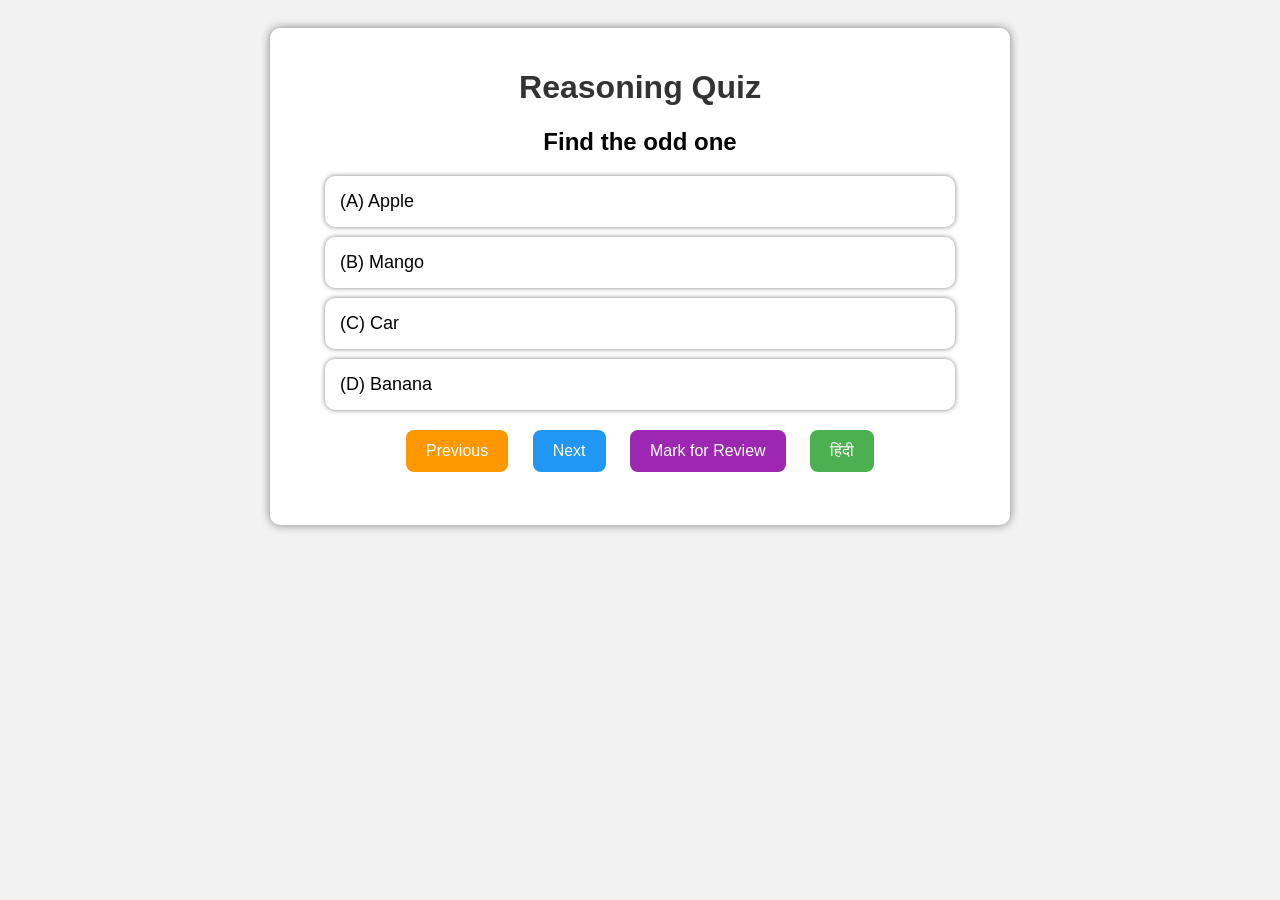
<file: Reasoning.html>
<!DOCTYPE html>
<html>
<head>
    <title>Reasoning Quiz</title>

    <style>

        body{
            font-family: Arial;
            background:#f2f2f2;
            text-align:center;
            padding:20px;
        }

        .quiz-box{
            background:white;
            width:90%;
            max-width:700px;
            margin:auto;
            padding:20px;
            border-radius:10px;
            box-shadow:0 0 10px gray;
        }

        h1{
            color:#333;
        }

        .option-btn{
            width:90%;
            text-align:left;
            padding:15px;
            margin:10px auto;
            border:none;
            border-radius:10px;
            background:white;
            box-shadow:0 0 5px gray;
            font-size:18px;
            cursor:pointer;
            display:block;
            transition:0.3s;
        }

        .option-btn:hover{
            background:#4CAF50;
            color:white;
        }

        .controls button{
            padding:12px 20px;
            margin:10px;
            border:none;
            border-radius:8px;
            color:white;
            cursor:pointer;
            font-size:16px;
        }

        #prevBtn{
            background:#ff9800;
        }

        #nextBtn{
            background:#2196F3;
        }

        #reviewBtn{
            background:#9c27b0;
        }

        #langBtn{
            background:#4CAF50;
        }

        #result{
            font-size:28px;
            color:green;
            margin-top:20px;
        }

    </style>
</head>

<body>

<div class="quiz-box">

    <h1>Reasoning Quiz</h1>

    <h2 id="question"></h2>

    <div id="answers"></div>

    <div class="controls">
        <button id="prevBtn">Previous</button>
        <button id="nextBtn">Next</button>
        <button id="reviewBtn">Mark for Review</button>
        <button id="langBtn">हिंदी</button>
    </div>

    <h2 id="result"></h2>

</div>

<script>

const quiz = [

{
    questionEN:"Find the odd one",
    questionHI:"अलग शब्द चुनिए",

    answersEN:["Apple","Mango","Car","Banana"],
    answersHI:["सेब","आम","कार","केला"],

    correct:"Car"
},

{
    questionEN:"Dog is to Puppy as Cat is to ?",
    questionHI:"कुत्ता : पिल्ला :: बिल्ली : ?",

    answersEN:["Kitten","Tiger","Lion","Cub"],
    answersHI:["बिल्ली का बच्चा","बाघ","शेर","शावक"],

    correct:"Kitten"
},

{
    questionEN:"Which number comes next? 2, 4, 6, 8, ?",
    questionHI:"अगली संख्या क्या होगी? 2, 4, 6, 8, ?",

    answersEN:["9","10","11","12"],
    answersHI:["9","10","11","12"],

    correct:"10"
}

];

let currentQuestion = 0;
let score = 0;
let answeredQuestions = {};
let reviewQuestions = [];
let currentLanguage = "EN";

const questionEl = document.getElementById("question");
const answersEl = document.getElementById("answers");
const nextBtn = document.getElementById("nextBtn");
const prevBtn = document.getElementById("prevBtn");
const reviewBtn = document.getElementById("reviewBtn");
const langBtn = document.getElementById("langBtn");
const resultEl = document.getElementById("result");

function loadQuestion(){

    const currentQuiz = quiz[currentQuestion];

    if(currentLanguage === "EN"){
        questionEl.innerText = currentQuiz.questionEN;
    }else{
        questionEl.innerText = currentQuiz.questionHI;
    }

    answersEl.innerHTML = "";

    const options = currentLanguage === "EN"
    ? currentQuiz.answersEN
    : currentQuiz.answersHI;

    options.forEach((answer, index) => {

        const btn = document.createElement("button");

        const optionLetters = ["A","B","C","D"];

        btn.innerHTML =
        "(" + optionLetters[index] + ") " + answer;

        btn.classList.add("option-btn");

        btn.addEventListener("click", function(){

            if(answeredQuestions[currentQuestion]) return;

            answeredQuestions[currentQuestion] = true;

            if(answer === currentQuiz.correct){

                score++;

                btn.style.background = "green";
                btn.style.color = "white";

            }else{

                btn.style.background = "red";
                btn.style.color = "white";

            }

        });

        answersEl.appendChild(btn);

    });

}

nextBtn.addEventListener("click", function(){

    if(currentQuestion < quiz.length - 1){

        currentQuestion++;
        loadQuestion();

    }else{

        showResult();

    }

});

prevBtn.addEventListener("click", function(){

    if(currentQuestion > 0){

        currentQuestion--;
        loadQuestion();

    }

});

reviewBtn.addEventListener("click", function(){

    if(!reviewQuestions.includes(currentQuestion)){

        reviewQuestions.push(currentQuestion);

        alert("Question marked for review");

    }

});

langBtn.addEventListener("click", function(){

    if(currentLanguage === "EN"){

        currentLanguage = "HI";
        langBtn.innerText = "English";

    }else{

        currentLanguage = "EN";
        langBtn.innerText = "हिंदी";

    }

    loadQuestion();

});

function showResult(){

    questionEl.style.display = "none";
    answersEl.style.display = "none";
    nextBtn.style.display = "none";
    prevBtn.style.display = "none";
    reviewBtn.style.display = "none";
    langBtn.style.display = "none";

    resultEl.innerHTML =
    "Your Score: " + score + " / " + quiz.length +
    "<br><br>Marked for Review: " + reviewQuestions.length;

}

loadQuestion();

</script>

</body>
</html>
</file>
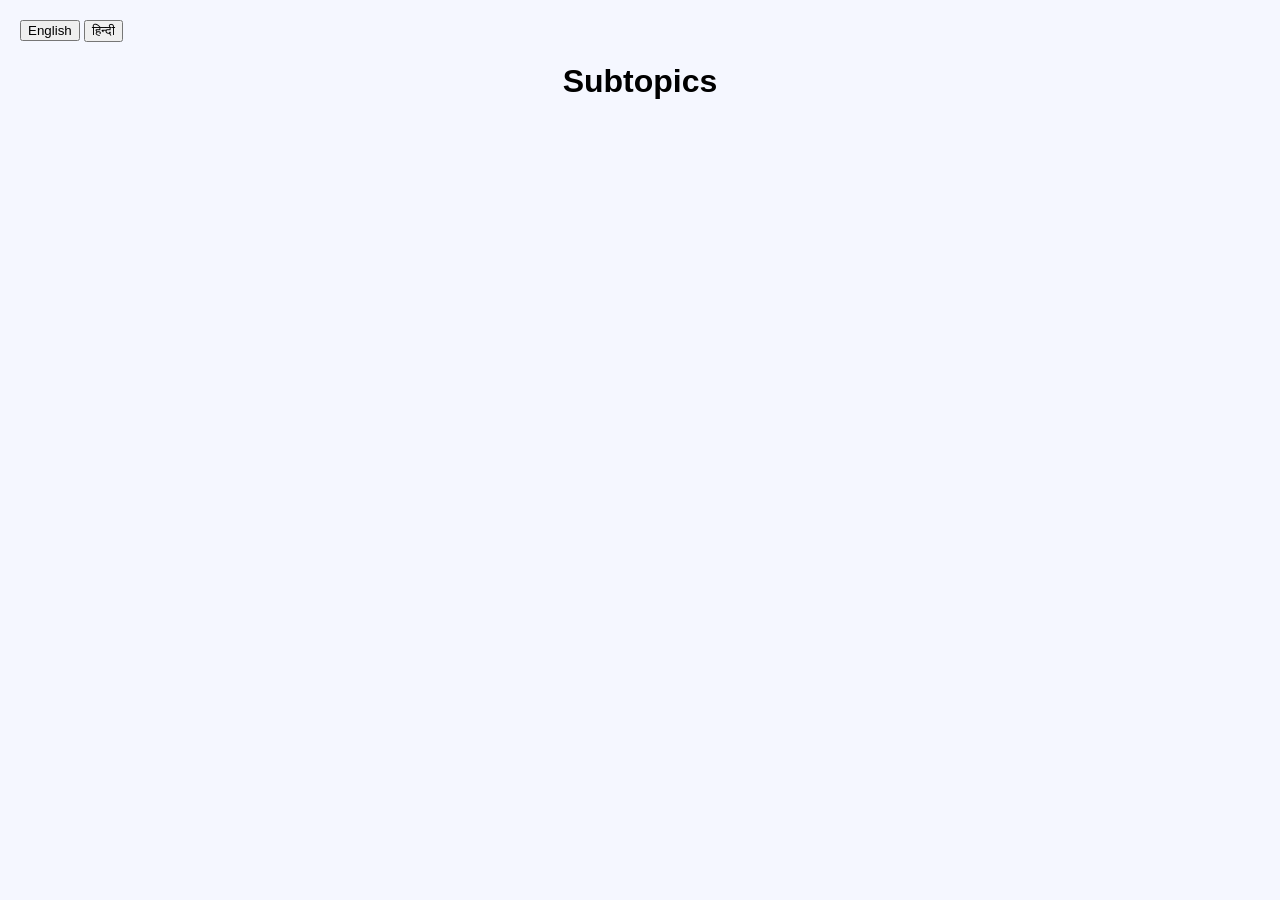
<file: subtopics.html>
<!DOCTYPE html>
<html lang="en">
<head>
  <meta charset="UTF-8">
  <meta name="viewport" content="width=device-width, initial-scale=1.0">
  <title>Subtopics</title>

  <style>
    body{
      font-family: Arial, sans-serif;
      background:#f5f7ff;
      margin:0;
      padding:20px;
    }

    h1{
      text-align:center;
      margin-bottom:30px;
    }

    .grid{
      display:grid;
      grid-template-columns:repeat(auto-fit,minmax(180px,1fr));
      gap:20px;
    }

    .card{
      background:white;
      padding:20px;
      border-radius:12px;
      text-align:center;
      cursor:pointer;
      box-shadow:0 2px 10px rgba(0,0,0,0.1);
      transition:0.2s;
    }

    .card:hover{
      transform:translateY(-5px);
    }
  </style>
</head>
<body>
<div class="lang-buttons">

  <button onclick="translatePage('en')">
    English
  </button>

  <button onclick="translatePage('hi')">
    हिन्दी
  </button>

</div>

<div id="google_translate_element" style="display:none;"></div>

<h1>Subtopics</h1>

<div class="grid" id="subtopicList"></div>

<script>

/* =========================
   SUPABASE CONFIG
========================= */

const supabaseUrl = "https://sorwebstkjxtophrbboh.supabase.co";
const supabaseKey = "sb_publishable_Idq6skWlkQA8FAOS7a6OSg_ltUSaTrE";

/* =========================
   VARIABLES
========================= */

const subjectId =
  localStorage.getItem("subject_id");

let subtopics = [];

/* =========================
   LOAD SUBTOPICS
========================= */

async function loadSubtopics(){

  const res = await fetch(
    `${supabaseUrl}/rest/v1/subtopics?subject_id=eq.${subjectId}`,
    {
      headers:{
        apikey:supabaseKey,
        Authorization:`Bearer ${supabaseKey}`
      }
    }
  );

  subtopics = await res.json();

  renderSubtopics();
}

/* =========================
   RENDER SUBTOPICS
========================= */

function renderSubtopics(){

  const container =
    document.getElementById("subtopicList");

  container.innerHTML = "";

  subtopics.forEach(subtopic => {

    const div =
      document.createElement("div");

    div.className = "card";

    div.innerHTML = `
      <h2>${subtopic.name}</h2>
    `;

    div.onclick = () => {

      localStorage.setItem(
        "subtopic_id",
        subtopic.id
      );

      window.location.href =
        "tests.html";
    };

    container.appendChild(div);

  });
}

/* =========================
   START
========================= */

loadSubtopics();

</script>
<script>

function googleTranslateElementInit() {

  new google.translate.TranslateElement(
    {
      pageLanguage: 'en',
      includedLanguages: 'en,hi'
    },
    'google_translate_element'
  );

}

function translatePage(lang){

  const select =
    document.querySelector(".goog-te-combo");

  if(select){

    select.value = lang;

    select.dispatchEvent(
      new Event("change")
    );

  }

}

</script>

<script
src="https://translate.google.com/translate_a/element.js?cb=googleTranslateElementInit">
</script>
</body>
</html>
</file>
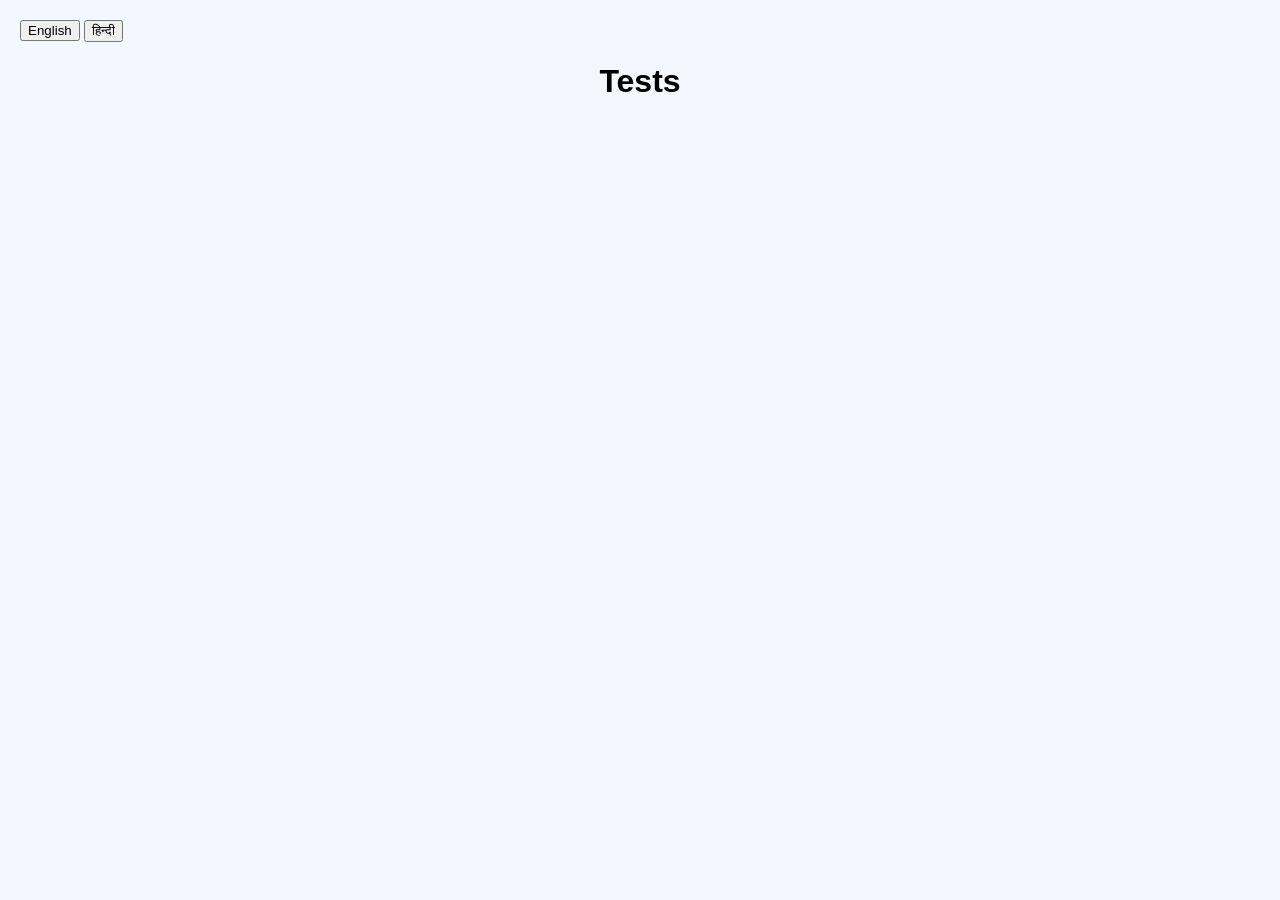
<file: tests.html>
<!DOCTYPE html>
<html lang="en">
<head>
  <meta charset="UTF-8">
  <meta name="viewport" content="width=device-width, initial-scale=1.0">
  <title>Tests</title>

  <style>
    body{
      font-family: Arial, sans-serif;
      background:#f5f7ff;
      margin:0;
      padding:20px;
    }

    h1{
      text-align:center;
      margin-bottom:30px;
    }

    .grid{
      display:grid;
      grid-template-columns:repeat(auto-fit,minmax(180px,1fr));
      gap:20px;
    }

    .card{
      background:white;
      padding:20px;
      border-radius:12px;
      text-align:center;
      cursor:pointer;
      box-shadow:0 2px 10px rgba(0,0,0,0.1);
      transition:0.2s;
    }

    .card:hover{
      transform:translateY(-5px);
    }
  </style>
</head>
<body>
<div class="lang-buttons">

  <button onclick="translatePage('en')">
    English
  </button>

  <button onclick="translatePage('hi')">
    हिन्दी
  </button>

</div>

<div id="google_translate_element" style="display:none;"></div>

<h1>Tests</h1>

<div class="grid" id="testList"></div>

<script>

/* =========================
   SUPABASE CONFIG
========================= */

const supabaseUrl = "https://sorwebstkjxtophrbboh.supabase.co";
const supabaseKey = "sb_publishable_Idq6skWlkQA8FAOS7a6OSg_ltUSaTrE";

/* =========================
   VARIABLES
========================= */

const subtopicId =
  localStorage.getItem("subtopic_id");

let tests = [];

/* =========================
   LOAD TESTS
========================= */

async function loadTests(){

  const res = await fetch(
    `${supabaseUrl}/rest/v1/tests?subtopic_id=eq.${subtopicId}`,
    {
      headers:{
        apikey:supabaseKey,
        Authorization:`Bearer ${supabaseKey}`
      }
    }
  );

  tests = await res.json();

  renderTests();
}

/* =========================
   RENDER TESTS
========================= */

function renderTests(){

  const container =
    document.getElementById("testList");

  container.innerHTML = "";

  tests.forEach(test => {

    const div =
      document.createElement("div");

    div.className = "card";

    div.innerHTML = `
      <h2>${test.name}</h2>
    `;

    div.onclick = () => {

      localStorage.setItem(
        "test_id",
        test.id
      );

      window.location.href =
        "quiz.html";
    };

    container.appendChild(div);

  });
}

/* =========================
   START
========================= */

loadTests();

</script>
<script>

function googleTranslateElementInit() {

  new google.translate.TranslateElement(
    {
      pageLanguage: 'en',
      includedLanguages: 'en,hi'
    },
    'google_translate_element'
  );

}

function translatePage(lang){

  const select =
    document.querySelector(".goog-te-combo");

  if(select){

    select.value = lang;

    select.dispatchEvent(
      new Event("change")
    );

  }

}

</script>

<script
src="https://translate.google.com/translate_a/element.js?cb=googleTranslateElementInit">
</script></body>
</html>
</file>
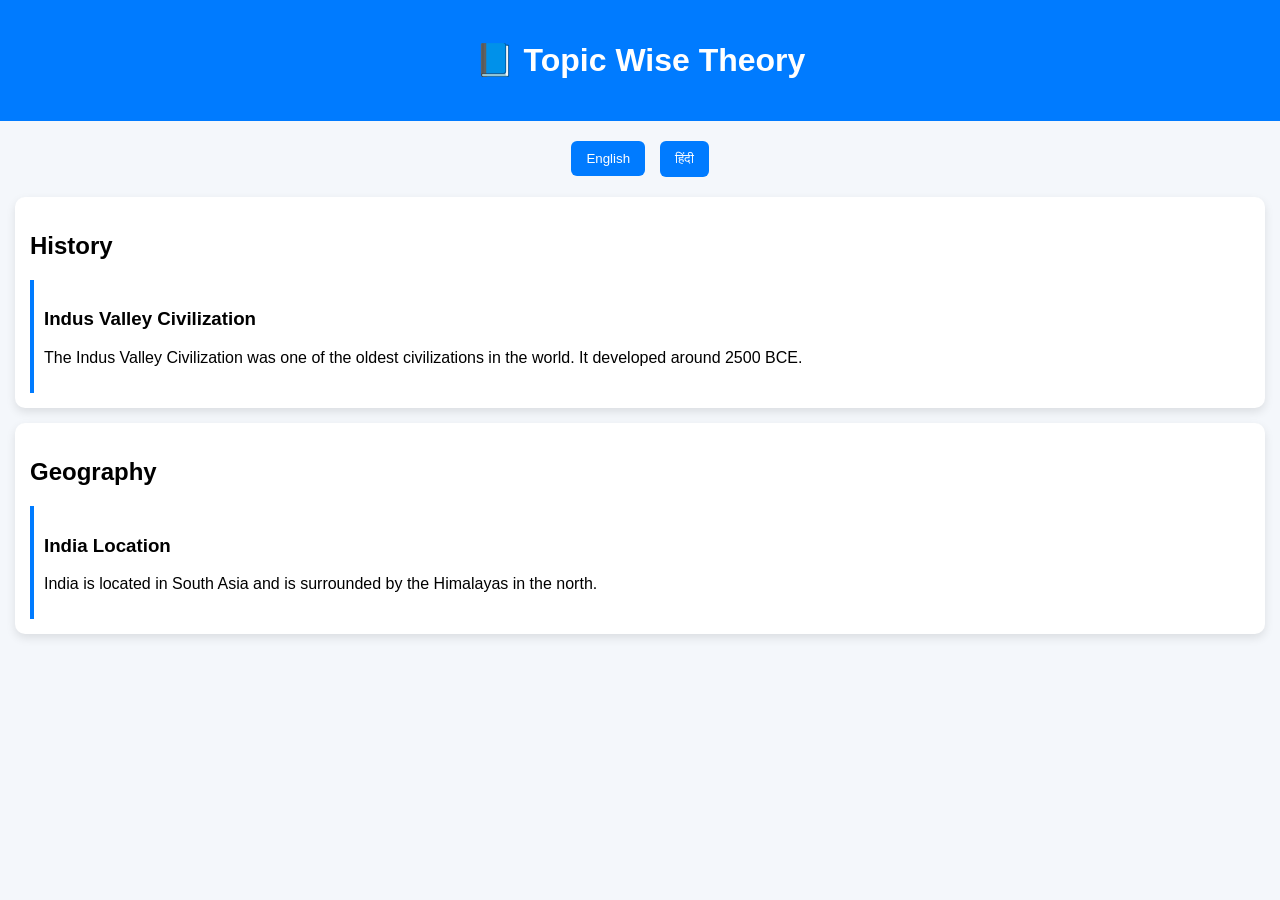
<file: Theory.html>
<!DOCTYPE html>
<html lang="en">
<head>
<meta charset="UTF-8">
<meta name="viewport" content="width=device-width, initial-scale=1.0">
<title>Theory - TrendWise GK</title>

<style>

body{
  font-family: Arial;
  background:#f4f7fb;
  margin:0;
}

header{
  background:#007bff;
  color:white;
  text-align:center;
  padding:20px;
}

.lang-btn{
  text-align:center;
  margin:15px;
}

button{
  padding:10px 15px;
  margin:5px;
  border:none;
  border-radius:6px;
  cursor:pointer;
  background:#007bff;
  color:white;
}

.subject{
  background:white;
  margin:15px;
  padding:15px;
  border-radius:10px;
  box-shadow:0 4px 10px rgba(0,0,0,0.1);
}

.topic{
  margin-top:15px;
  padding:10px;
  border-left:4px solid #007bff;
}

.en{
  display:block;
}

.hi{
  display:none;
}

</style>
</head>

<body>

<header>
  <h1>
    <span class="en">📘 Topic Wise Theory</span>
    <span class="hi">📘 विषय अनुसार थ्योरी</span>
  </h1>
</header>

<!-- LANGUAGE BUTTON -->
<div class="lang-btn">
  <button onclick="setLang('en')">English</button>
  <button onclick="setLang('hi')">हिंदी</button>
</div>

<!-- SUBJECT 1 -->
<div class="subject">

  <h2>
    <span class="en">History</span>
    <span class="hi">इतिहास</span>
  </h2>

  <div class="topic">

    <h3>
      <span class="en">Indus Valley Civilization</span>
      <span class="hi">सिंधु घाटी सभ्यता</span>
    </h3>

    <p class="en">
      The Indus Valley Civilization was one of the oldest civilizations in the world. It developed around 2500 BCE.
    </p>

    <p class="hi">
      सिंधु घाटी सभ्यता दुनिया की सबसे प्राचीन सभ्यताओं में से एक थी। यह लगभग 2500 ईसा पूर्व विकसित हुई।
    </p>

  </div>

</div>

<!-- SUBJECT 2 -->
<div class="subject">

  <h2>
    <span class="en">Geography</span>
    <span class="hi">भूगोल</span>
  </h2>

  <div class="topic">

    <h3>
      <span class="en">India Location</span>
      <span class="hi">भारत की स्थिति</span>
    </h3>

    <p class="en">
      India is located in South Asia and is surrounded by the Himalayas in the north.
    </p>

    <p class="hi">
      भारत दक्षिण एशिया में स्थित है और उत्तर में हिमालय से घिरा हुआ है।
    </p>

  </div>

</div>

<script>

function setLang(lang){

  let en = document.querySelectorAll(".en");
  let hi = document.querySelectorAll(".hi");

  if(lang === "en"){
    en.forEach(e => e.style.display = "block");
    hi.forEach(h => h.style.display = "none");
  }

  if(lang === "hi"){
    en.forEach(e => e.style.display = "none");
    hi.forEach(h => h.style.display = "block");
  }

}

</script>

</body>
</html>
</file>
<file: style.css>
*{
  margin:0;
  padding:0;
  box-sizing:border-box;
}

body{
  font-family:'Segoe UI',sans-serif;
  background:#f8fafc;
  color:#111827;
}

/* HEADER */

.header{
  display:flex;
  justify-content:space-between;
  align-items:center;
  padding:18px 40px;
  background:#111827;
  color:white;
  position:sticky;
  top:0;
  z-index:100;
}

.logo{
  font-size:28px;
  font-weight:700;
}

nav a{
  color:white;
  text-decoration:none;
  margin-left:20px;
  font-weight:500;
}

nav a:hover{
  color:#818cf8;
}

/* HERO */

.hero{
  height:85vh;
  display:flex;
  align-items:center;
  justify-content:center;
  text-align:center;
  background:
  linear-gradient(
    135deg,
    #312e81,
    #4f46e5
  );
  color:white;
  padding:20px;
}

.hero-content h1{
  font-size:52px;
  margin-bottom:20px;
}

.hero-content p{
  font-size:20px;
  max-width:700px;
  margin:auto;
  margin-bottom:30px;
}

.hero-content button{
  background:white;
  color:#4f46e5;
  border:none;
  padding:14px 28px;
  border-radius:12px;
  font-size:16px;
  font-weight:600;
  cursor:pointer;
  transition:0.3s;
}

.hero-content button:hover{
  transform:scale(1.05);
}

/* SUBJECTS */

.subjects-section{
  padding:70px 30px;
}

.subjects-section h2{
  text-align:center;
  margin-bottom:40px;
  font-size:38px;
}

.grid{
  display:grid;
  grid-template-columns:
  repeat(auto-fit,minmax(220px,1fr));

  gap:25px;
}

.card{
  background:white;
  padding:30px;
  border-radius:18px;
  text-align:center;
  cursor:pointer;

  box-shadow:
  0 10px 25px rgba(0,0,0,0.08);

  transition:0.3s;
}

.card:hover{
  transform:translateY(-8px);
}

.card h2{
  font-size:24px;
  color:#4f46e5;
}

/* FEATURES */

.features{
  padding:60px 30px;
  background:#eef2ff;

  display:grid;

  grid-template-columns:
  repeat(auto-fit,minmax(250px,1fr));

  gap:25px;
}

.feature-card{
  background:white;
  padding:30px;
  border-radius:18px;
  text-align:center;

  box-shadow:
  0 8px 20px rgba(0,0,0,0.08);
}

.feature-card h3{
  margin-bottom:15px;
  color:#4f46e5;
}

/* ABOUT */

.about{
  padding:70px 30px;
  text-align:center;
}

.about h2{
  margin-bottom:20px;
  font-size:38px;
}

.about p{
  max-width:850px;
  margin:auto;
  line-height:1.8;
  font-size:18px;
}

/* FOOTER */

footer{
  background:#111827;
  color:white;
  text-align:center;
  padding:20px;
  margin-top:50px;
}

/* RESPONSIVE */

@media(max-width:768px){

  .hero-content h1{
    font-size:34px;
  }

  .hero-content p{
    font-size:16px;
  }

  .header{
    padding:15px 20px;
  }

  nav a{
    margin-left:10px;
  }

}
/* =========================
   QUIZ PAGE FIX
========================= */

.quiz-box{
  max-width:1000px;
  margin:auto;
  background:white;
  padding:25px;
  border-radius:16px;
  box-shadow:0 10px 25px rgba(0,0,0,0.1);
}

#question{
  font-size:24px;
  margin-bottom:20px;
}

.option{
  background:#f8fafc;
  padding:14px;
  border-radius:10px;
  margin-bottom:12px;
  cursor:pointer;
  border:1px solid #ddd;
  transition:0.2s;
}

.option:hover{
  background:#e0e7ff;
}

.btn-row{
  margin-top:20px;
  display:flex;
  gap:10px;
  flex-wrap:wrap;
}

#prevBtn{
  background:#64748b;
  color:white;
}

#markBtn{
  background:#f59e0b;
  color:white;
}

#nextBtn{
  background:#4f46e5;
  color:white;
}

#submitBtn{
  background:#ef4444;
  color:white;
}

#qPanel{
  display:grid;
  grid-template-columns:repeat(4,1fr);
  gap:8px;
}

.panel-btn{
  width:40px;
  height:40px;
  border:none;
  border-radius:8px;
  font-weight:600;
  cursor:pointer;
}

#scoreBox{
  max-width:600px;
  margin:50px auto;
  background:white;
  padding:40px;
  border-radius:16px;
  text-align:center;
  box-shadow:0 10px 25px rgba(0,0,0,0.1);
}
/* LANGUAGE BUTTONS */

.lang-buttons{

display:flex;
gap:10px;

justify-content:flex-end;

margin-bottom:15px;

}
.lang-buttons button{
  background:#4f46e5;
  color:white;
  border:none;

  padding:8px 14px;
  border-radius:8px;

  cursor:pointer;
  font-weight:600;
}

.lang-buttons button:hover{
  opacity:0.9;
}

/* HIDE GOOGLE UI */

#google_translate_element{
  display:none;
}

.goog-logo-link,
.goog-te-gadget{
  display:none !important;
}
/* HIDE GOOGLE TOP BAR */

body{
  top:0 !important;
}

.goog-te-banner-frame{
  display:none !important;
}

iframe.skiptranslate{
  display:none !important;
}
/* STOP GOOGLE TRANSLATE FLICKER */

.notranslate{
  translate:no;
}
/* GOOGLE TRANSLATE FULL HIDE */

body{
  top:0 !important;
}

.goog-logo-link,
.goog-te-gadget,
.goog-te-banner-frame,
.goog-te-balloon-frame,
.goog-te-spinner-pos,
.VIpgJd-ZVi9od-aZ2wEe-wOHMyf,
.VIpgJd-ZVi9od-aZ2wEe{
  display:none !important;
}

iframe.skiptranslate{
  display:none !important;
}

/* LANGUAGE BUTTONS */

.lang-buttons{
  position:fixed;
  top:80px;
  right:20px;
  z-index:9999;

  display:flex;
  gap:10px;
}

.lang-buttons button{
  background:#4f46e5;
  color:white;
  border:none;

  padding:8px 14px;
  border-radius:8px;

  cursor:pointer;
  font-weight:600;
}

.lang-buttons button:hover{
  opacity:0.9;
}```css
/* REVIEW BOX */

#reviewBox{

  margin-top:30px;
  text-align:left;

}

.review-card{

  background:#f8fafc;

  border:1px solid #ddd;

  padding:20px;

  border-radius:12px;

  margin-bottom:20px;

}

.review-card h3{

  margin-top:0;
  color:#4f46e5;

}

.review-card p{

  margin:10px 0;
  line-height:1.6;

}
.side-top{

  flex-direction:column;
  gap:10px;
}
.goog-te-banner-frame,
.goog-te-balloon-frame,
.goog-tooltip,
.goog-text-highlight {
  display: none !important;
}

body {
  top: 0 !important;
}

iframe.goog-te-banner-frame {
  display: none !important;
}
.notranslate,
button,
.panel-btn,
.option {
  unicode-bidi: isolate !important;
}

.goog-text-highlight,
.goog-tooltip {
  display: none !important;
  pointer-events: none !important;
}
.quiz-layout{
  display:flex;
  justify-content:space-between;
  align-items:flex-start;
  gap:20px;
}

.quiz-left{
  width:75%;
}

.quiz-right{
  width:25%;
  border-left:1px solid #ddd;
  padding-left:15px;
  margin-top:70px;
  position:relative;
z-index:1;
}

@media(max-width:768px){

  .quiz-layout{
    flex-direction:column;
  }

  .quiz-left,
  .quiz-right{
    width:100%;
  }

  .quiz-right{
    border-left:none;
    padding-left:0;
    margin-top:120px;
  }

  .lang-buttons{
    position:fixed;
    top:10px;
    right:10px;
    z-index:9999;
  }

}
#liveCounterBox{
  position:fixed;
  bottom:20px;
  right:20px;
  background:#111827;
  color:white;
  padding:10px 14px;
  border-radius:10px;
  font-size:14px;
  z-index:9999;
}
</file>
